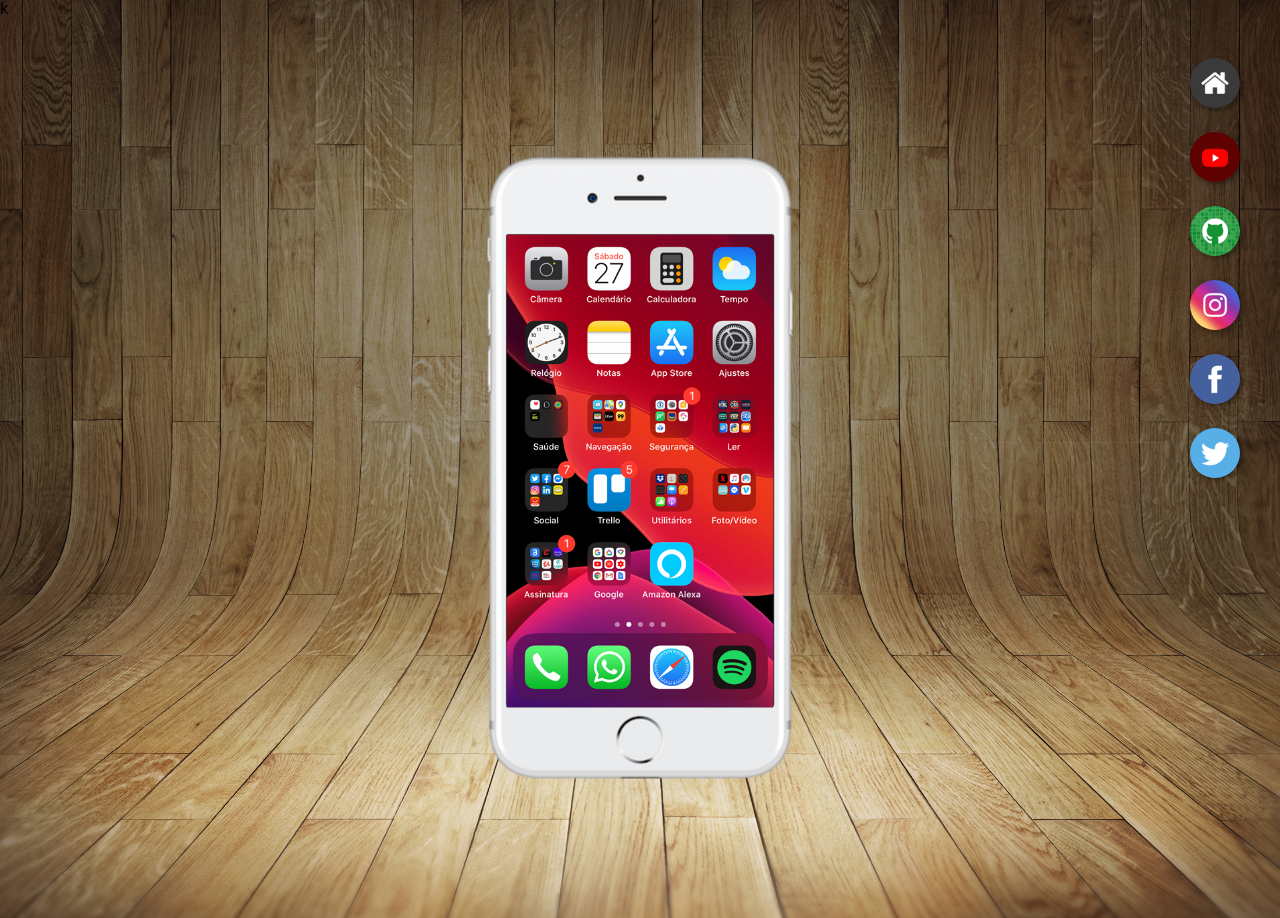
<file: index.html>
<!DOCTYPE html>
<html lang="en">
<head>
    <meta charset="UTF-8">
    <meta name="viewport" content="width=device-width, initial-scale=1.0">
    <link rel="shortcut icon" href="favicon.ico" type="image/x-icon">
    <link rel="stylesheet" href="estilos/style.css">k
    <title>Projeto Redes Sociais</title>
</head>
<body>
    <main>
        <section id="telefone">
            <iframe src="home.html" name="tela" id="tela" frameborder="0">
                <p>Onavegador não é compativel</p>
            </iframe>
        </section>  

        <section id="redes-sociais">
            <a href="home.html" target="tela"> 
                <img src="imagens/logo-home.jpg" alt="home">
            </a>
            <a href="youtube.html" target="tela">
                <img src="imagens/logo-youtube.jpg" alt=" logo-youtube">
            </a>
            <a href="github.html" target="tela">
                <img src="imagens/logo-github.jpg" alt="logo-github">
            </a>
            <a href="instagram.html" target="tela">
                <img src="imagens/logo-instagram.jpg" alt="logo-instagram">
            </a>
            <a href="facebook.html" target="tela">
                <img src="imagens/logo-facebook.jpg" alt="logo-facebook">
            </a>
            <a href="twiter.html" target="tela">
                <img src="imagens/logo-twitter.jpg" alt="logo-twitter">
            </a>
        </section>
    </main>
</body>
</html>
</file>
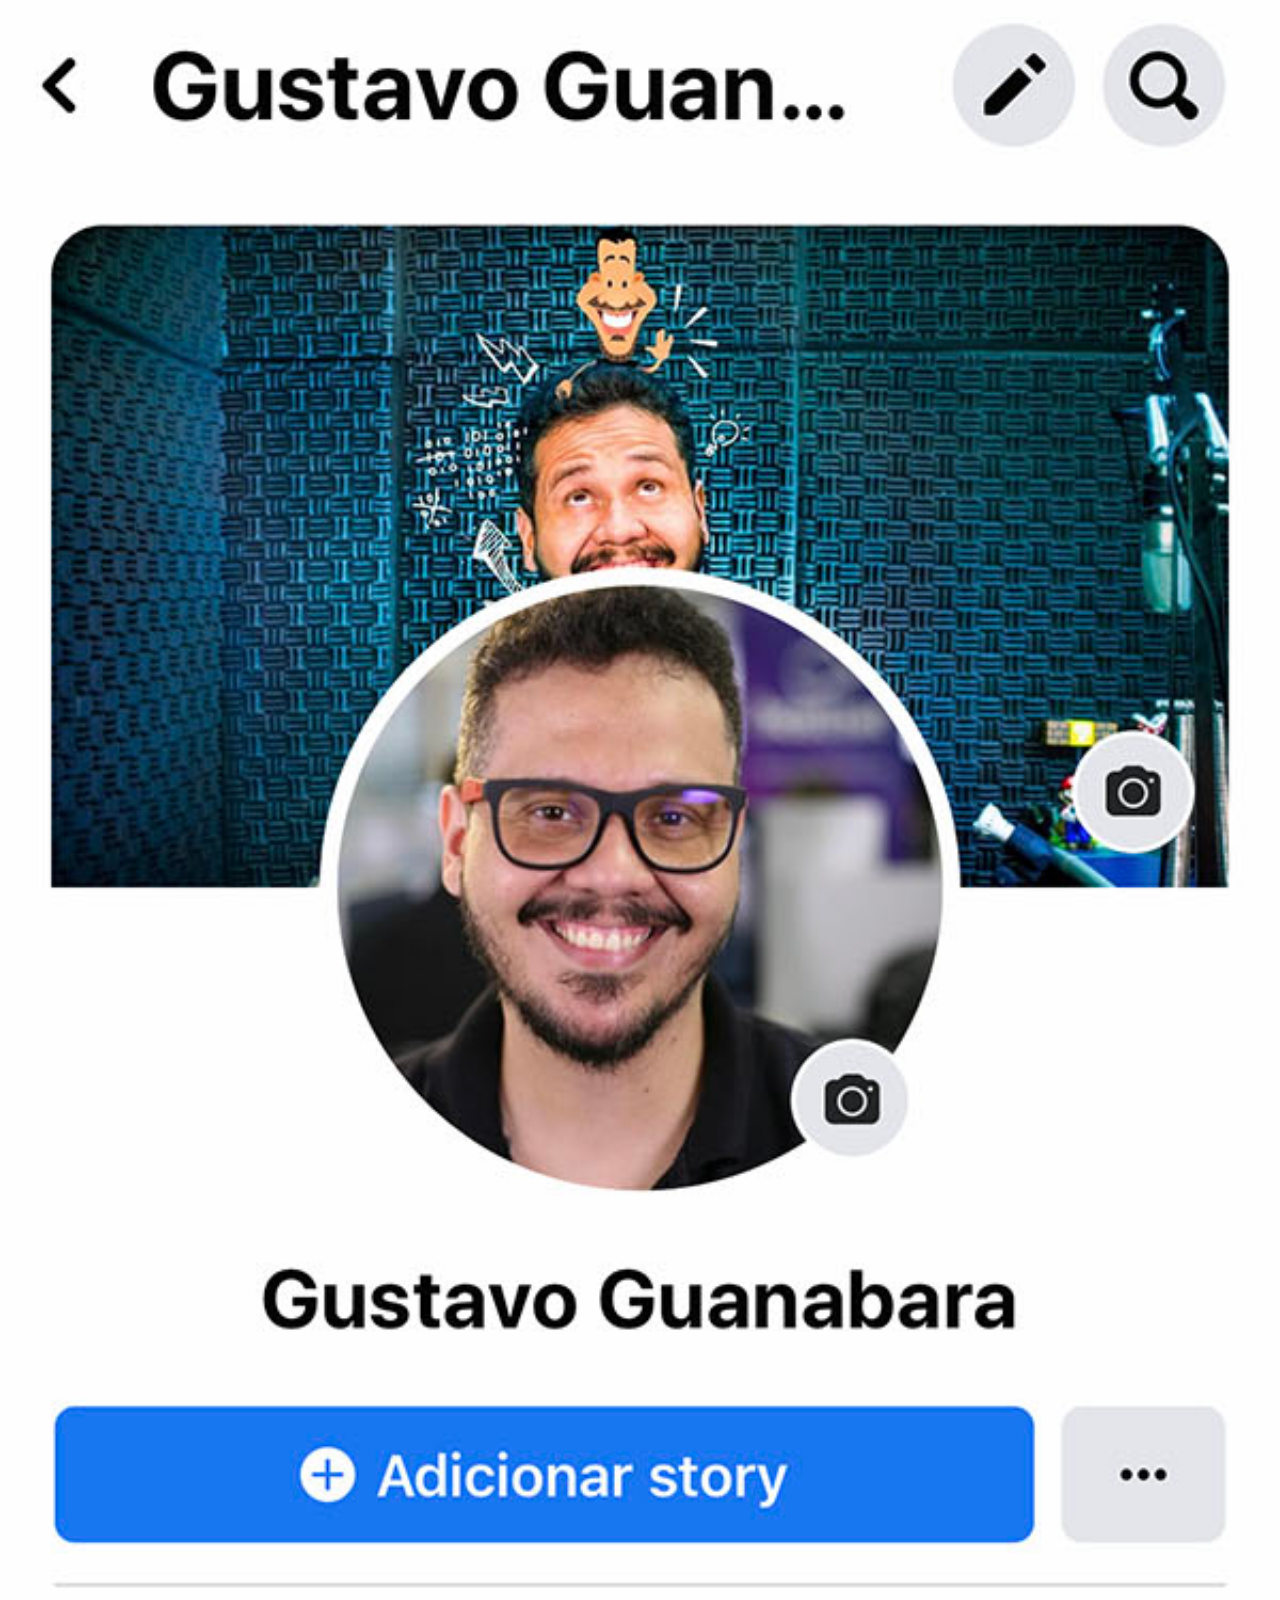
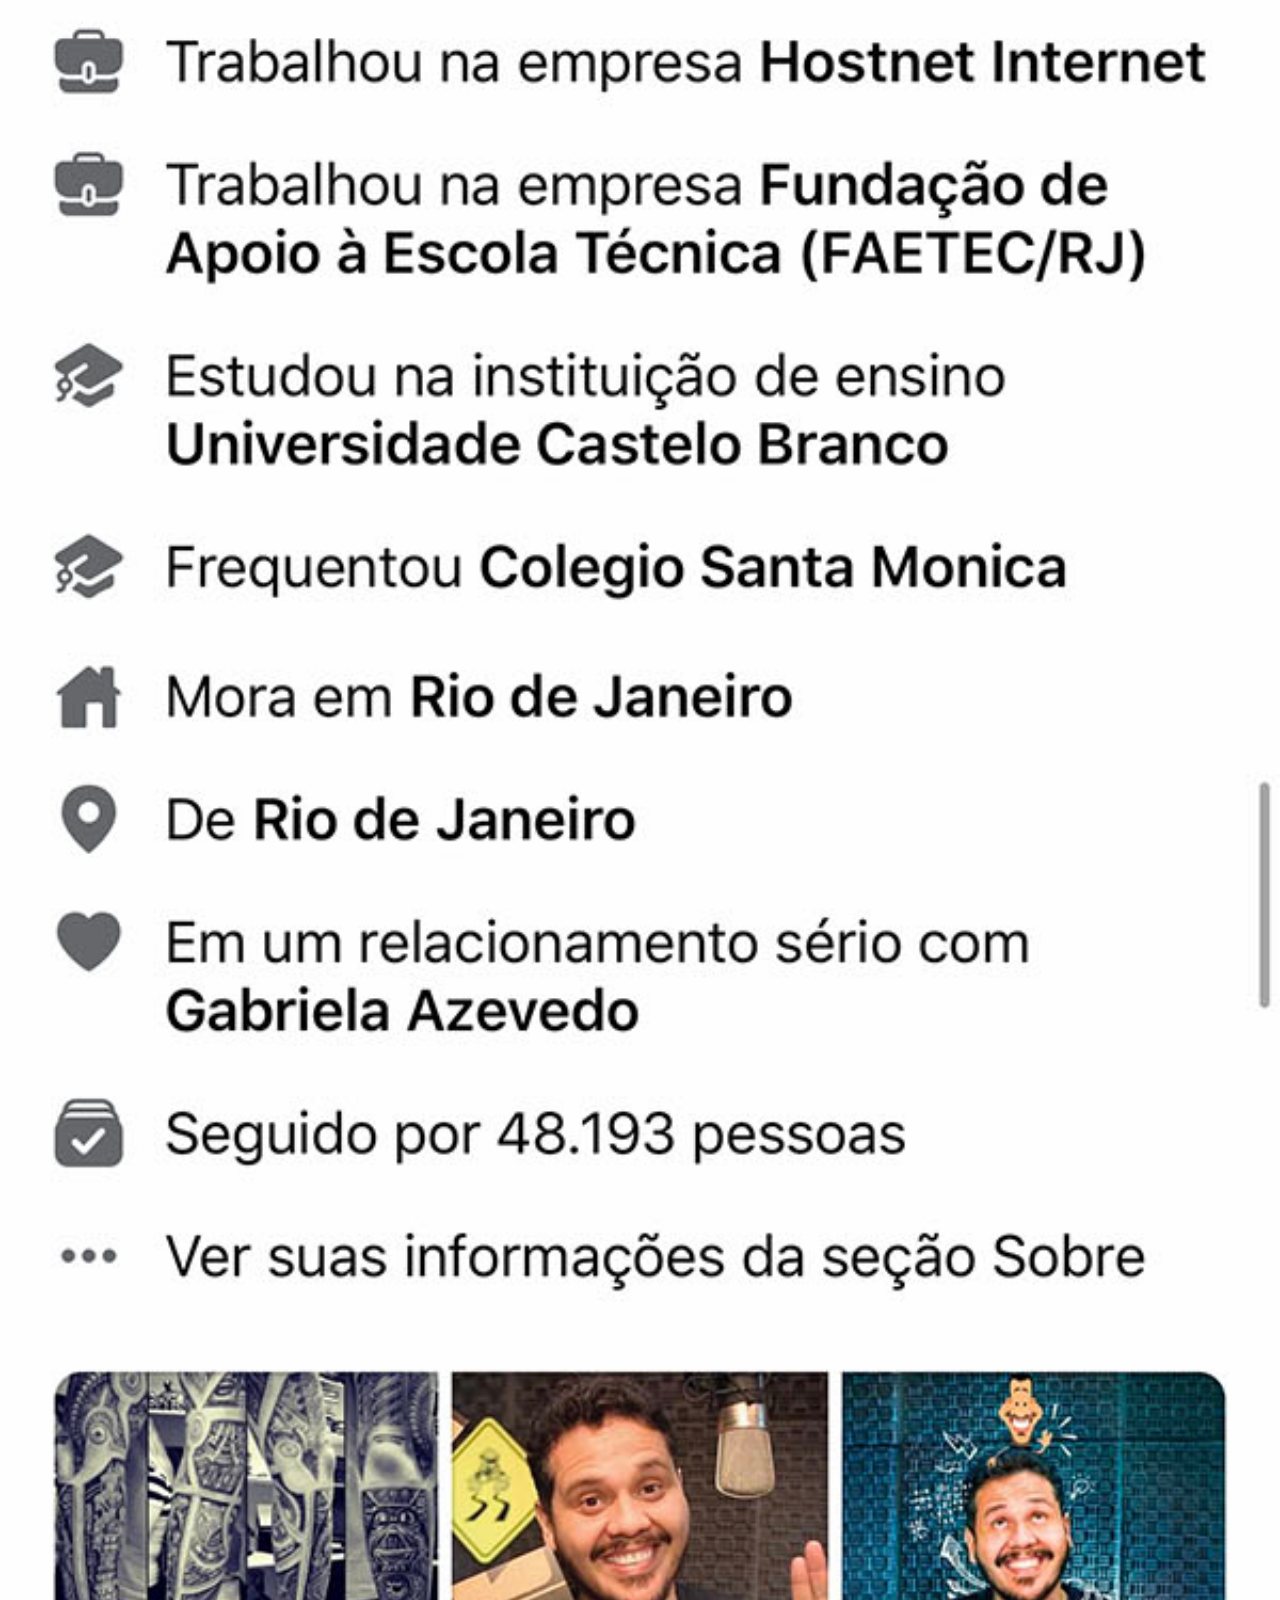
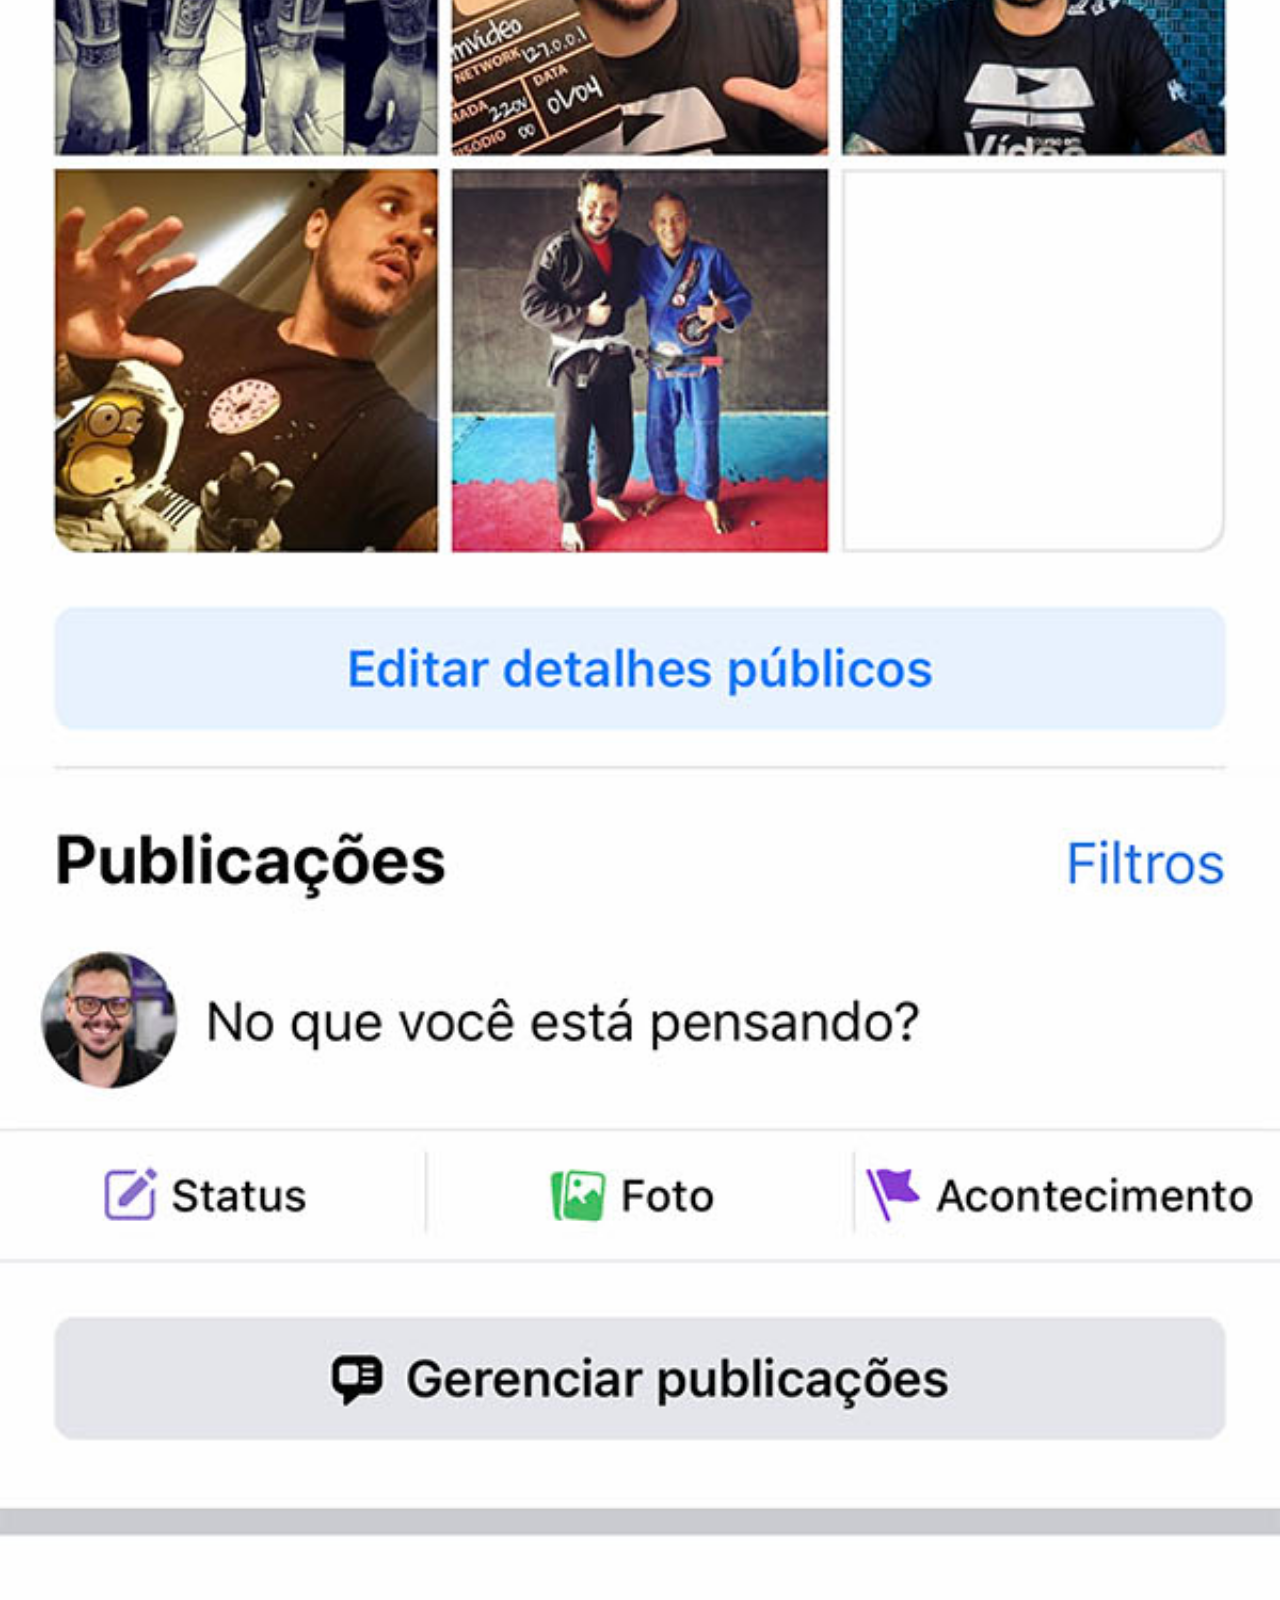
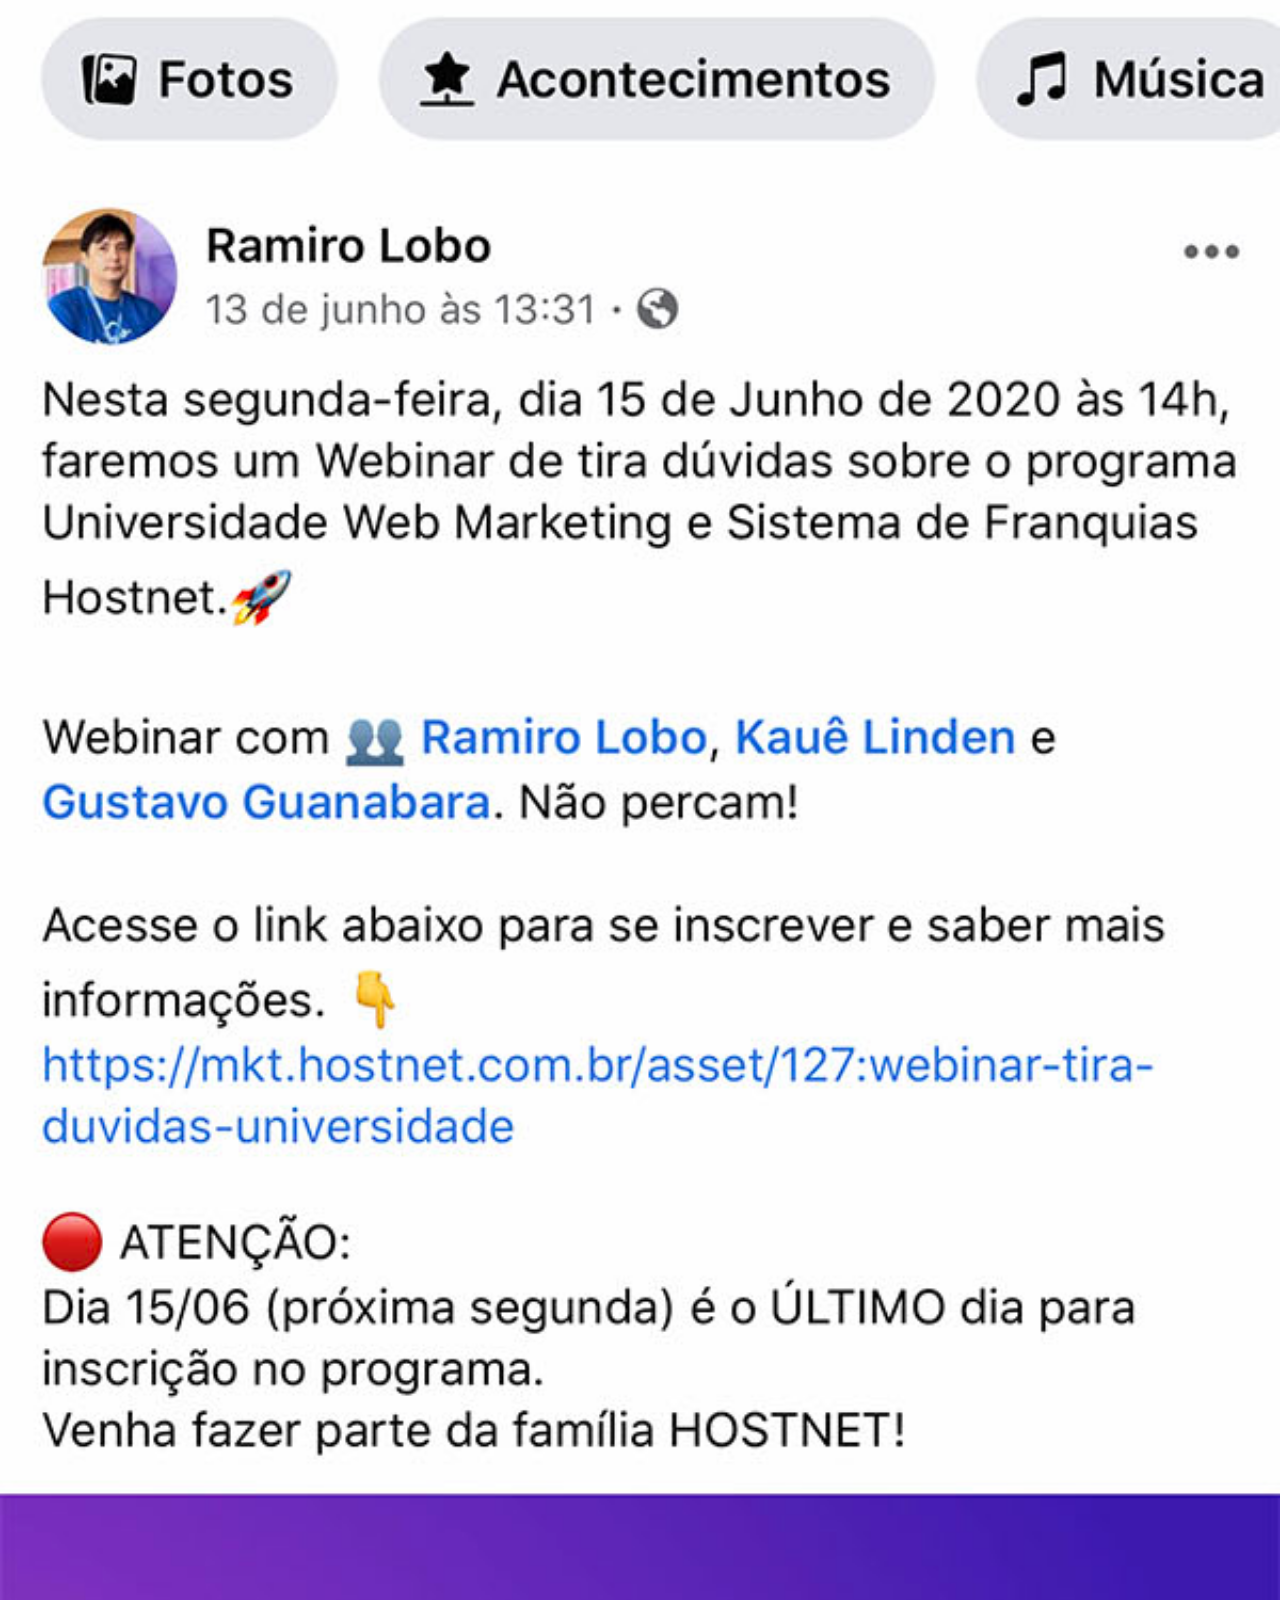
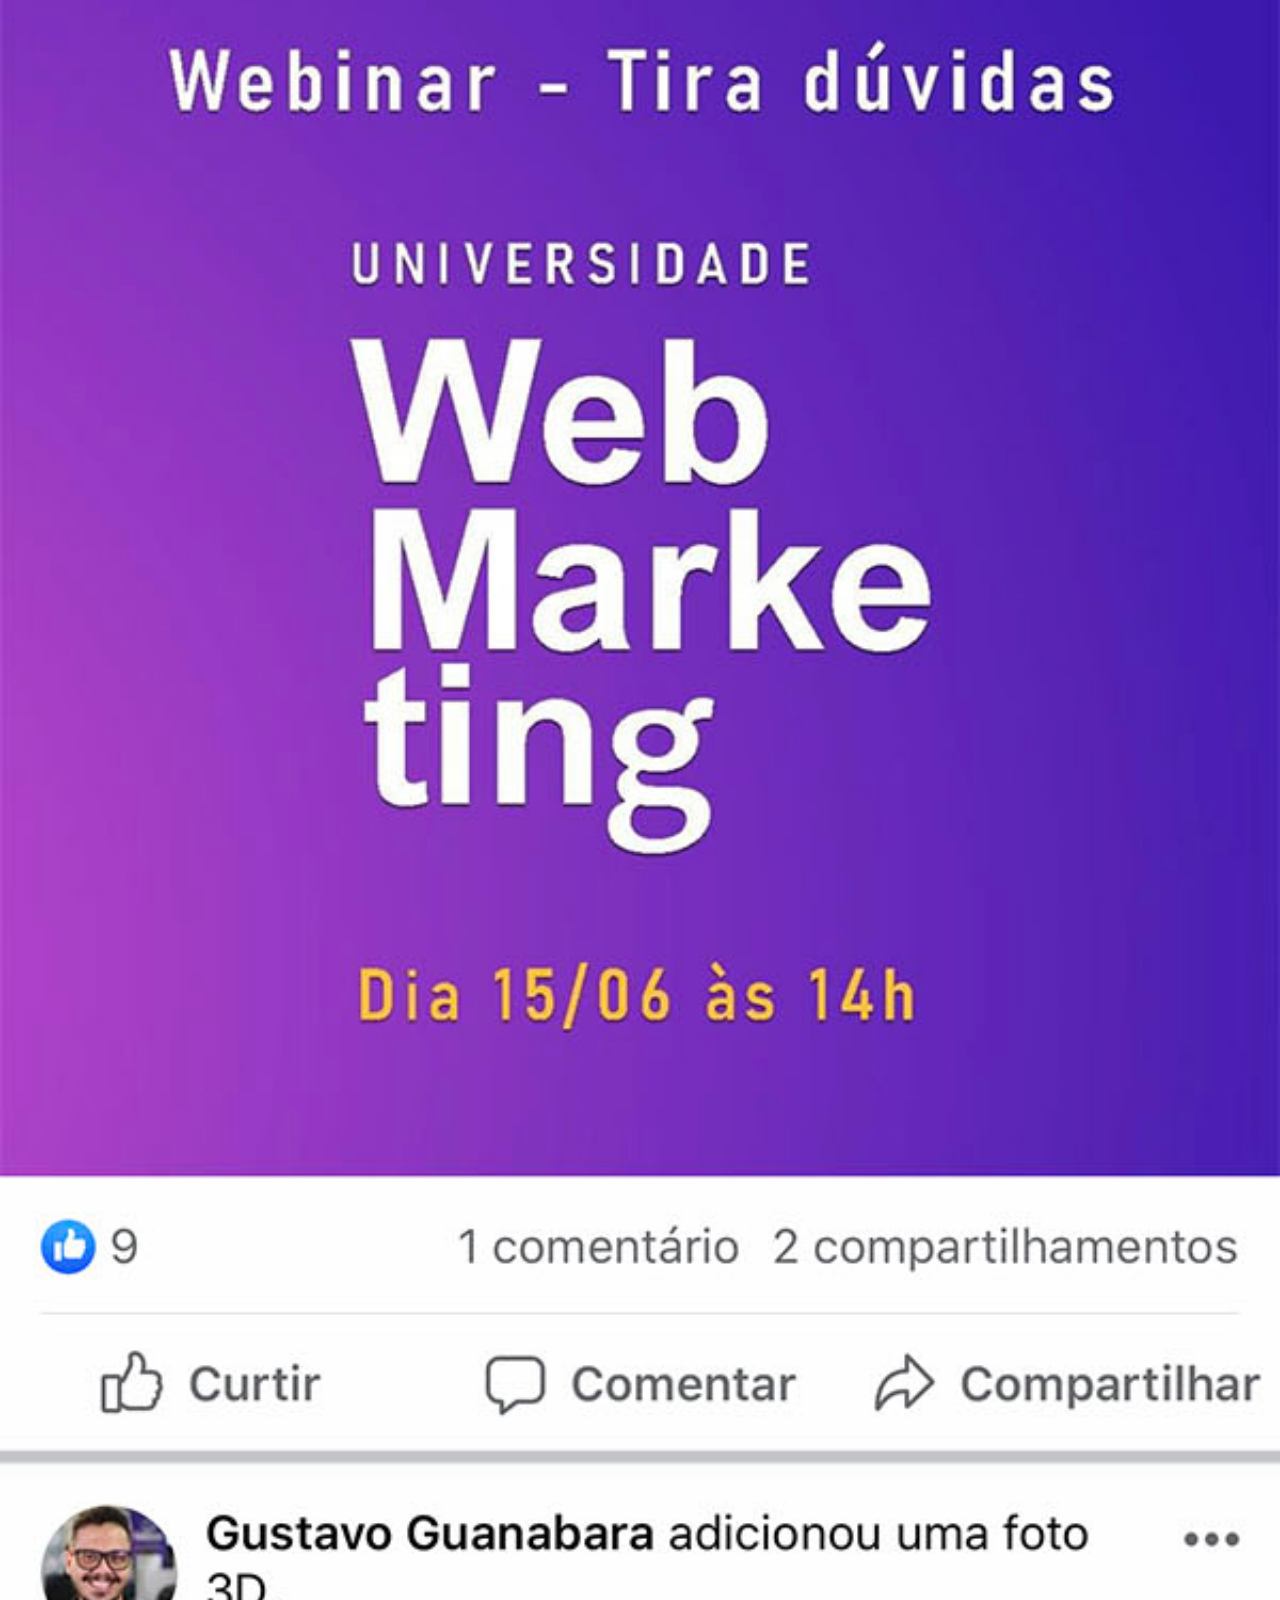
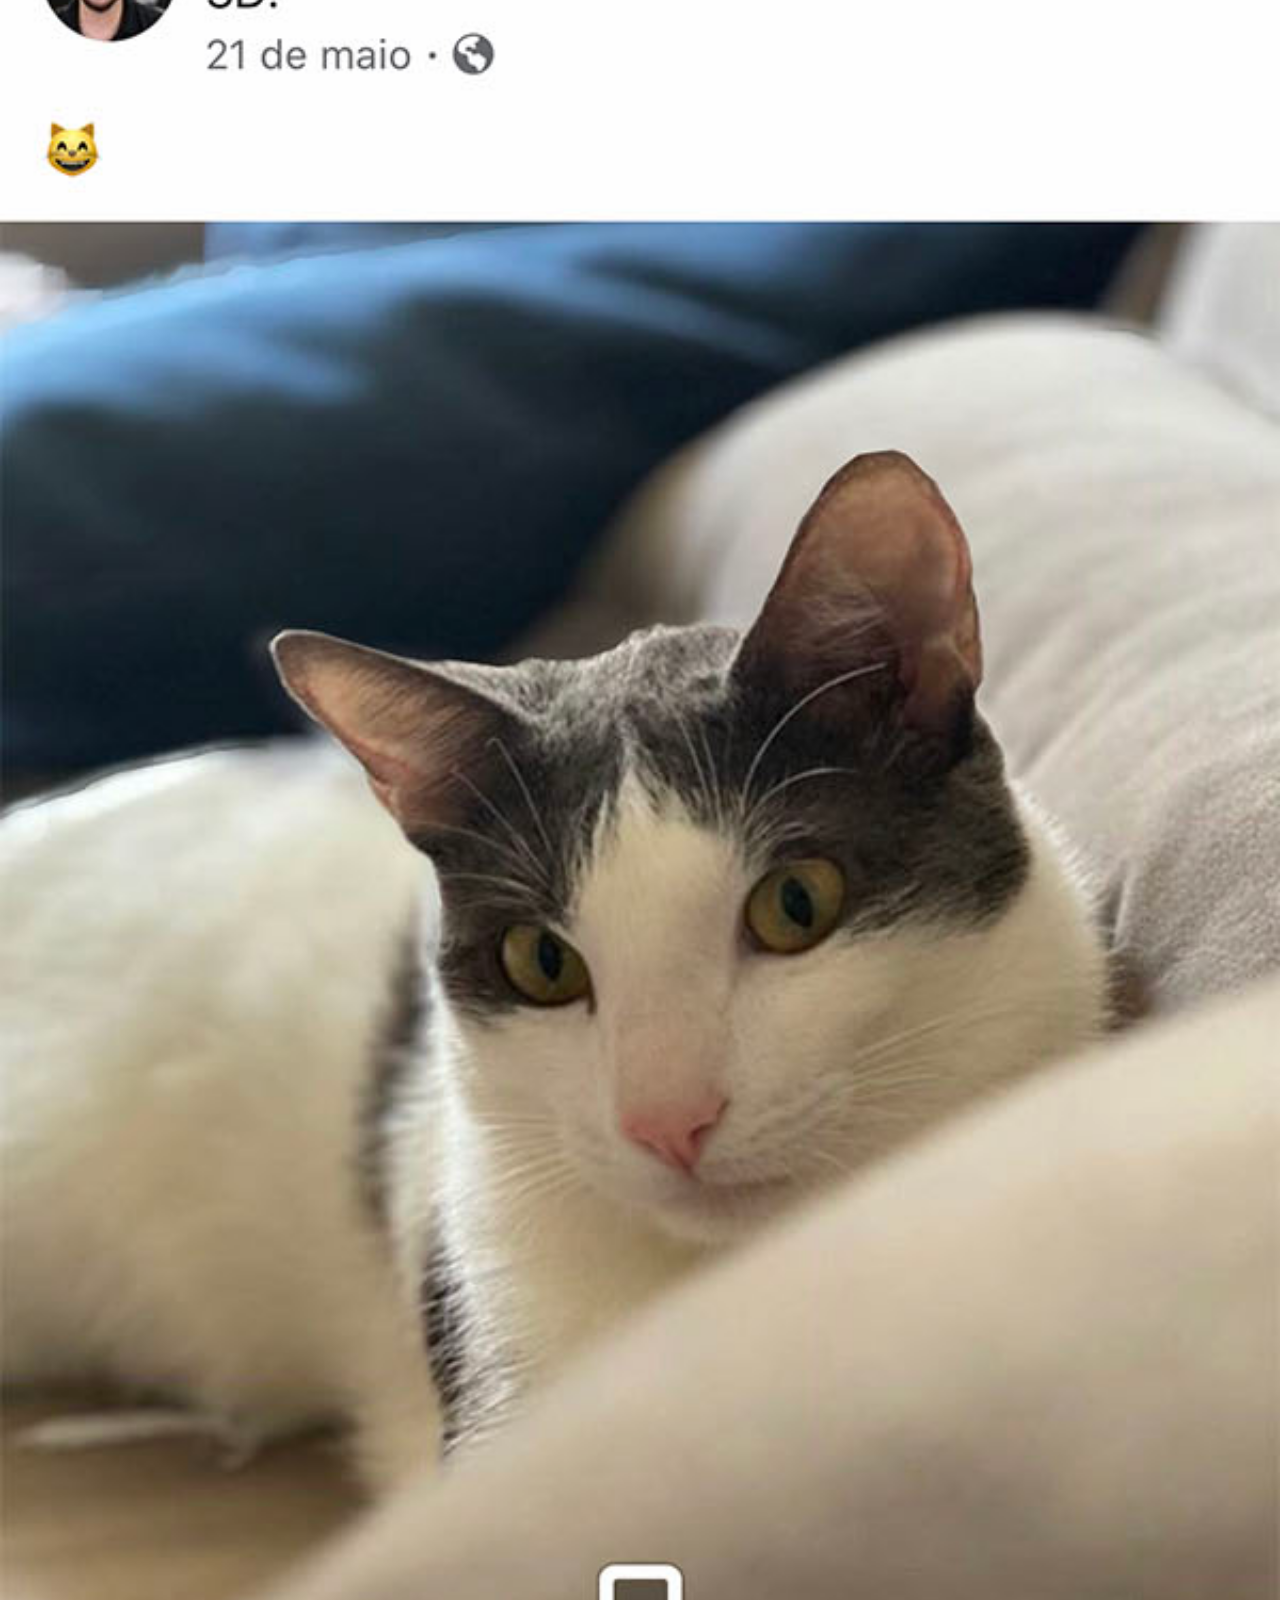
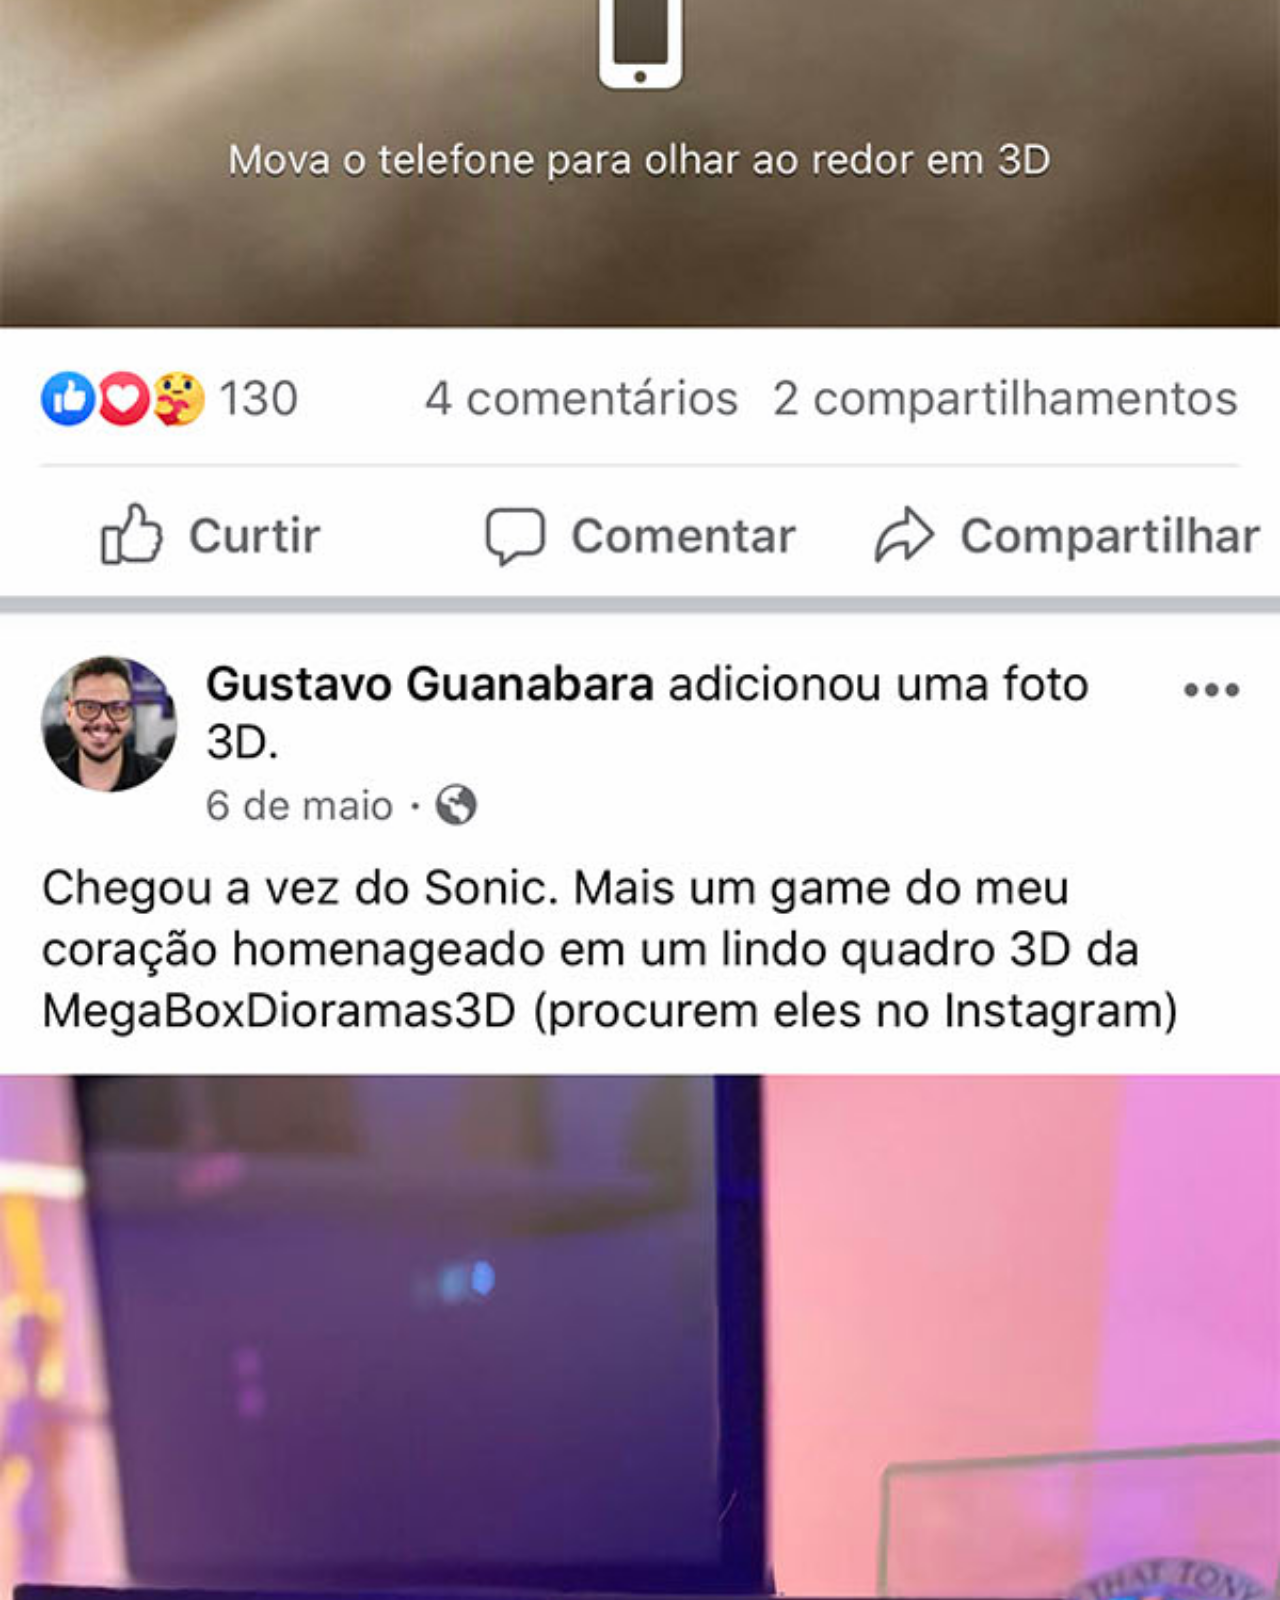
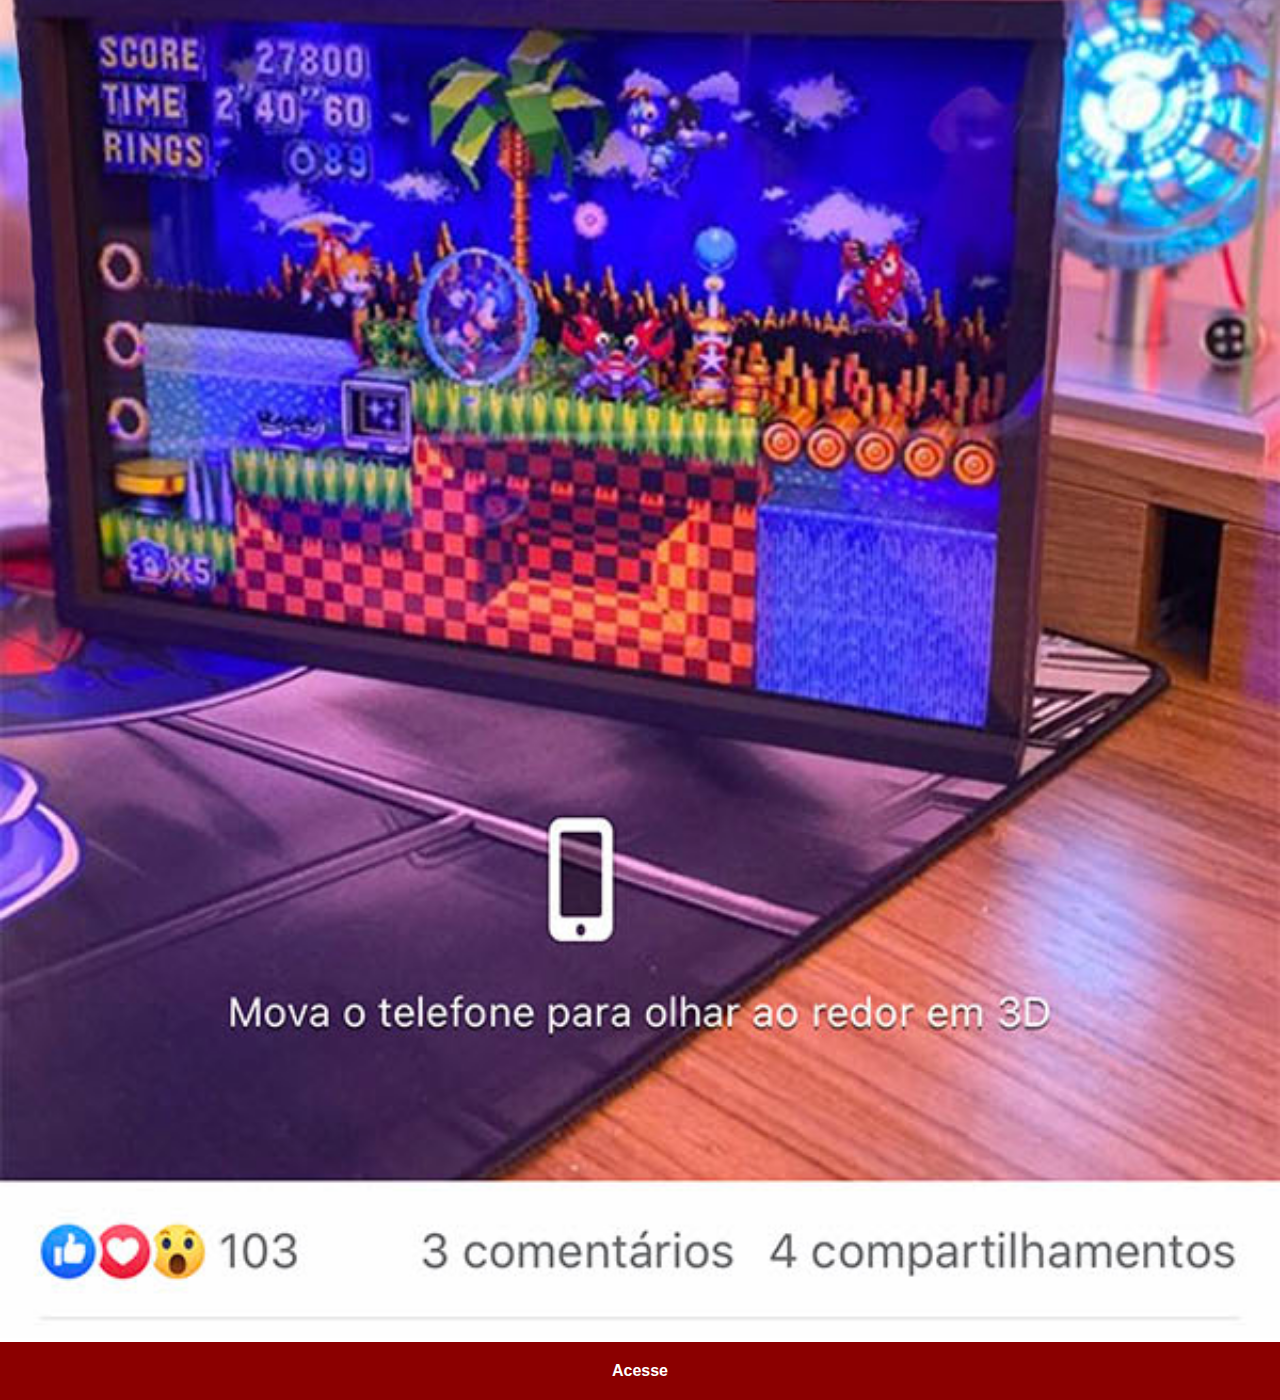
<file: facebook.html>
<!DOCTYPE html>
<html lang="en">
<head>
    <meta charset="UTF-8">
    <meta name="viewport" content="width=device-width, initial-scale=1.0">
    <link rel="stylesheet" href="estilos/social.css">
    <title>Facebook</title>
</head>
<body>
    <img src="imagens/tela-facebook.jpg" alt="tela">
    <a href="facebook.com" target="_blank">Acesse</a>
</body>
</html>
</file>
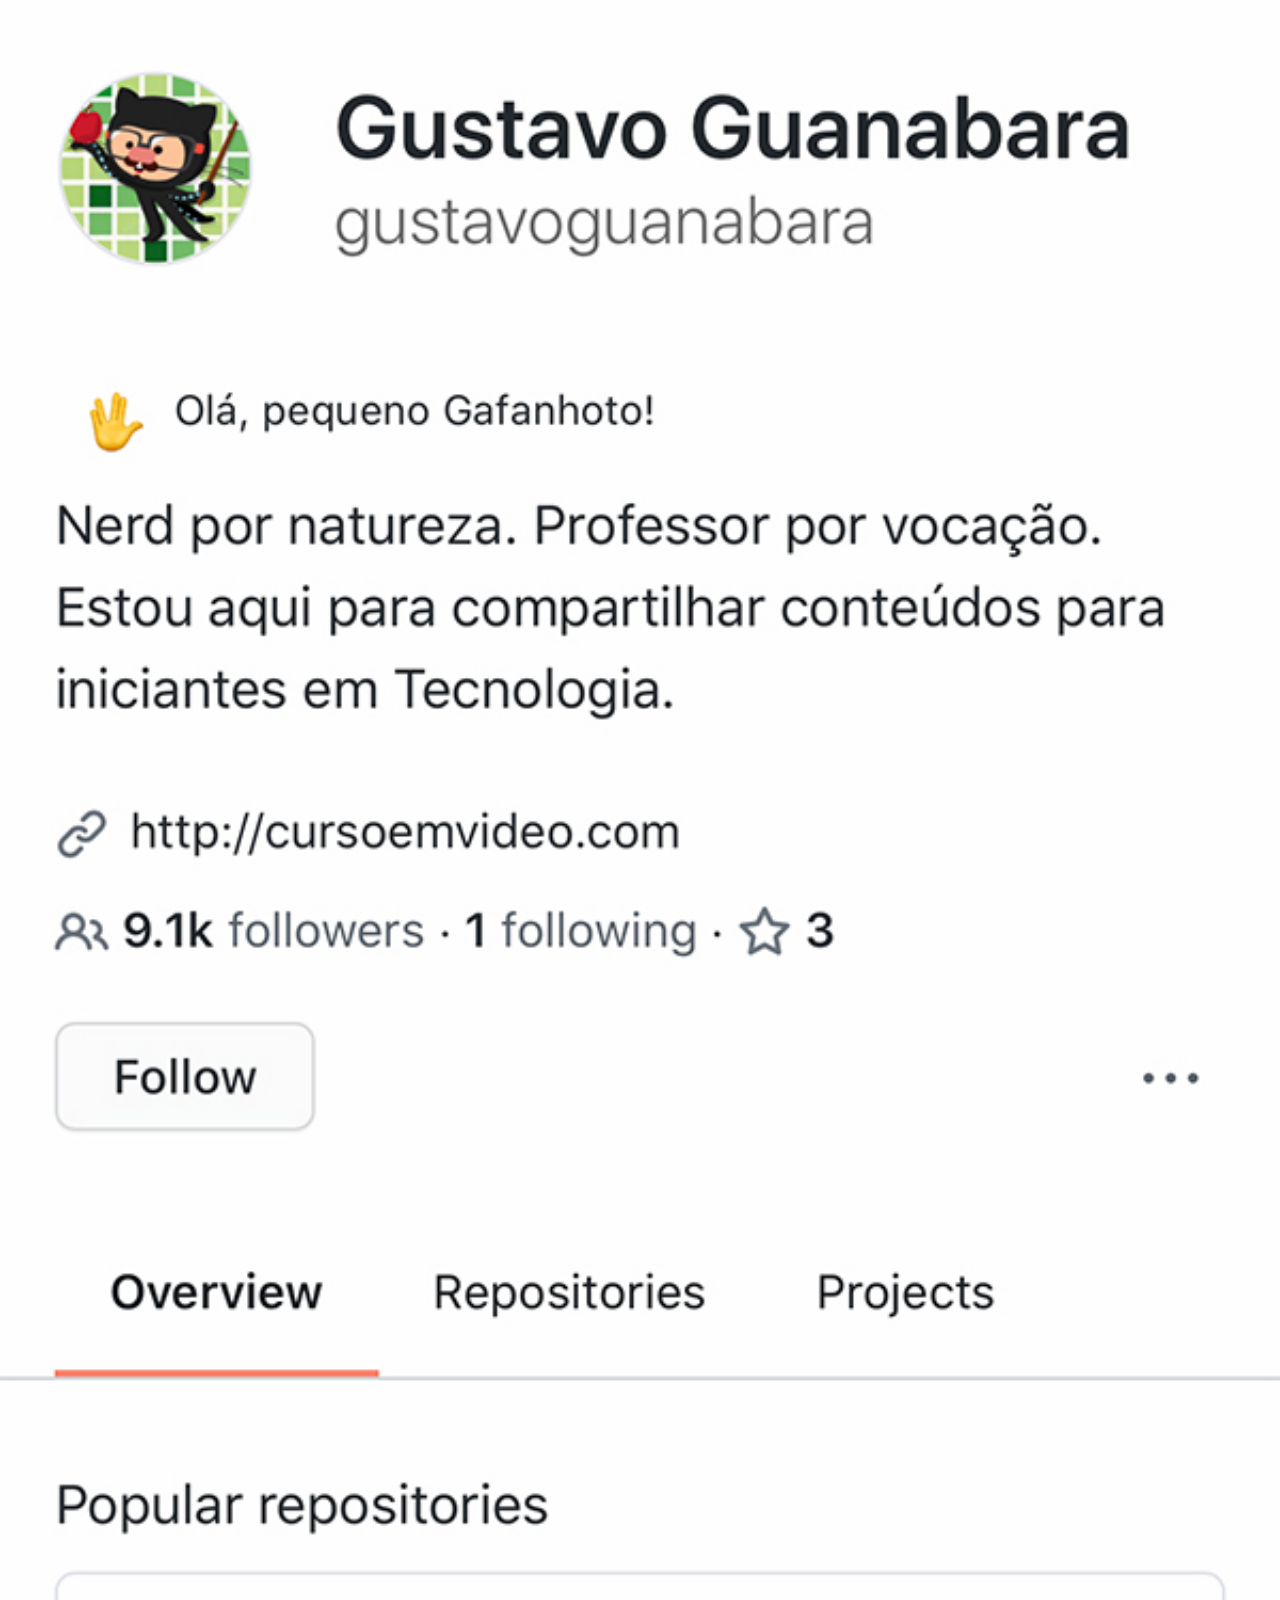
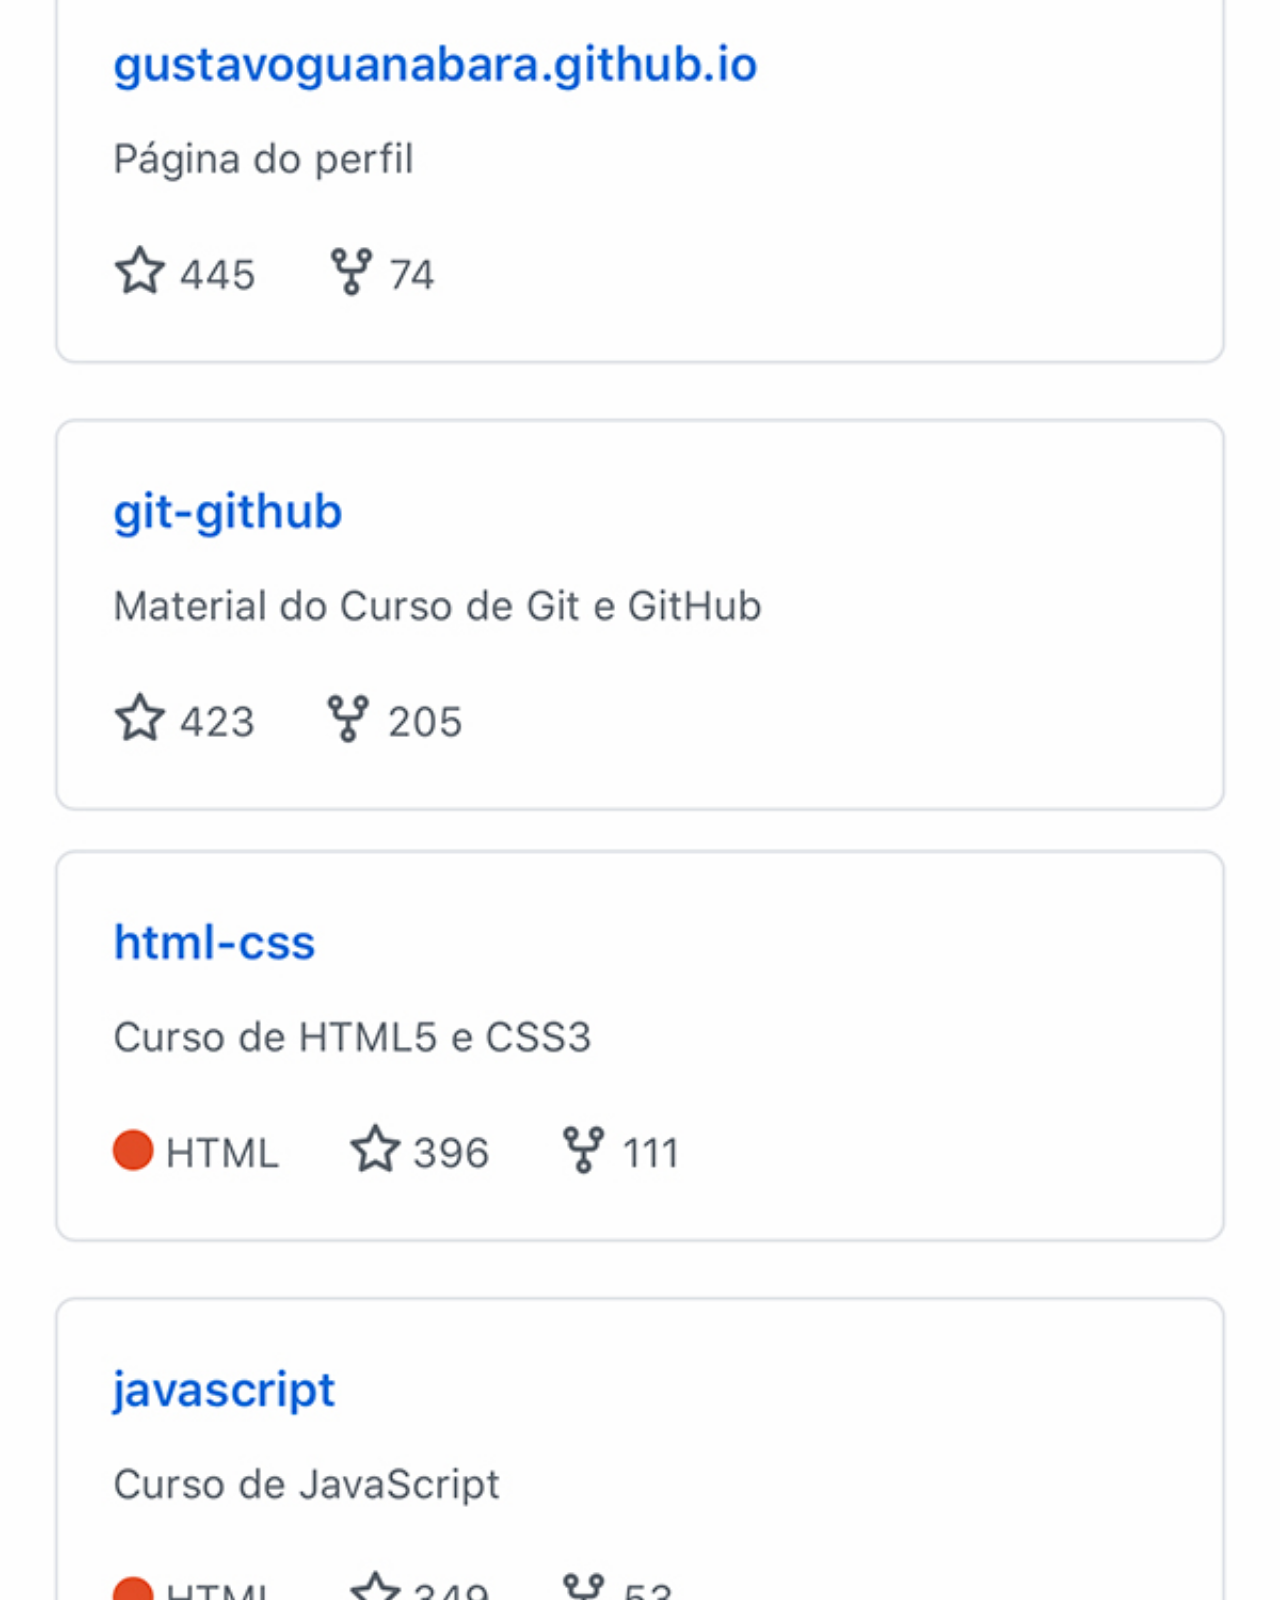
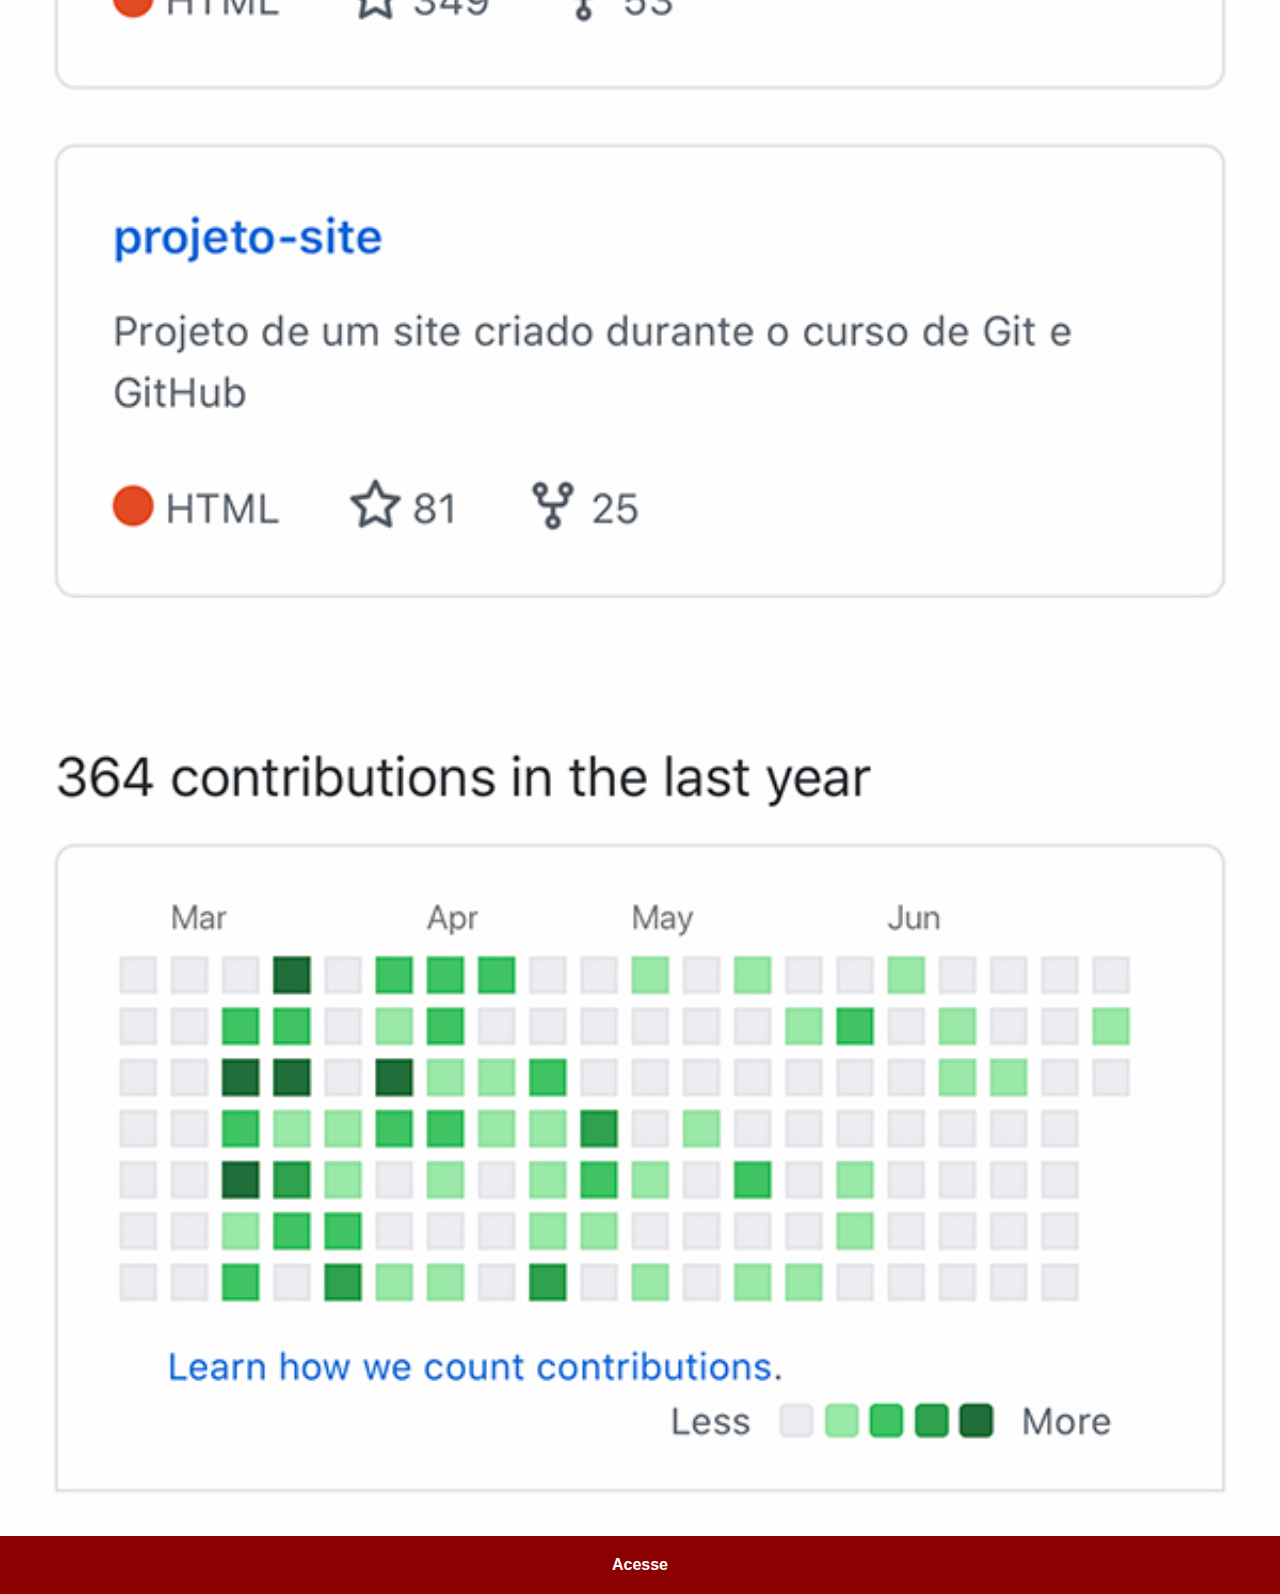
<file: github.html>
<!DOCTYPE html>
<html lang="pt-br">
<head>
    <meta charset="UTF-8">
    <meta name="viewport" content="width=device-width, initial-scale=1.0">
    <link rel="stylesheet" href="estilos/social.css">
    <title>github</title>
</head>
<body>
    <img src="imagens/tela-github.jpg" alt="tela">
    <a href="github.com" target="_blank">Acesse</a>
</body>
</html>
</file>
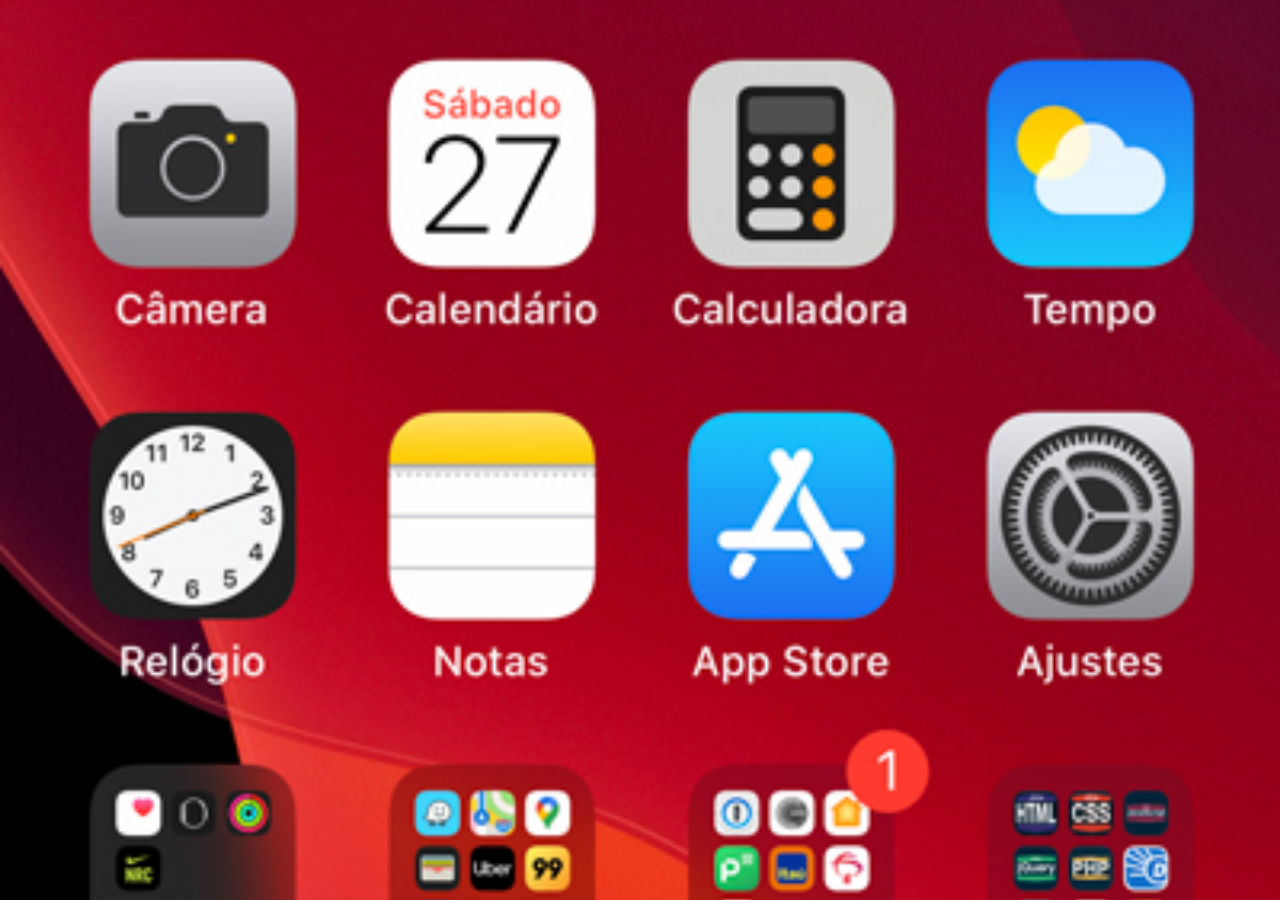
<file: home.html>
<!DOCTYPE html>
<html lang="pt-br">
<head>
    <meta charset="UTF-8">
    <meta name="viewport" content="width=device-width, initial-scale=1.0">
    <title>Document</title>
    <style>

        *{
            margin: 0;
            padding: 0;
        }

        body{
            width: 100vw;
            height: 100vh;
            background: black  url(imagens/tela-home.jpg) no-repeat top center;
            background-size: cover;
        }
    </style>
</head>
<body>
    
</body>
</html>
</file>
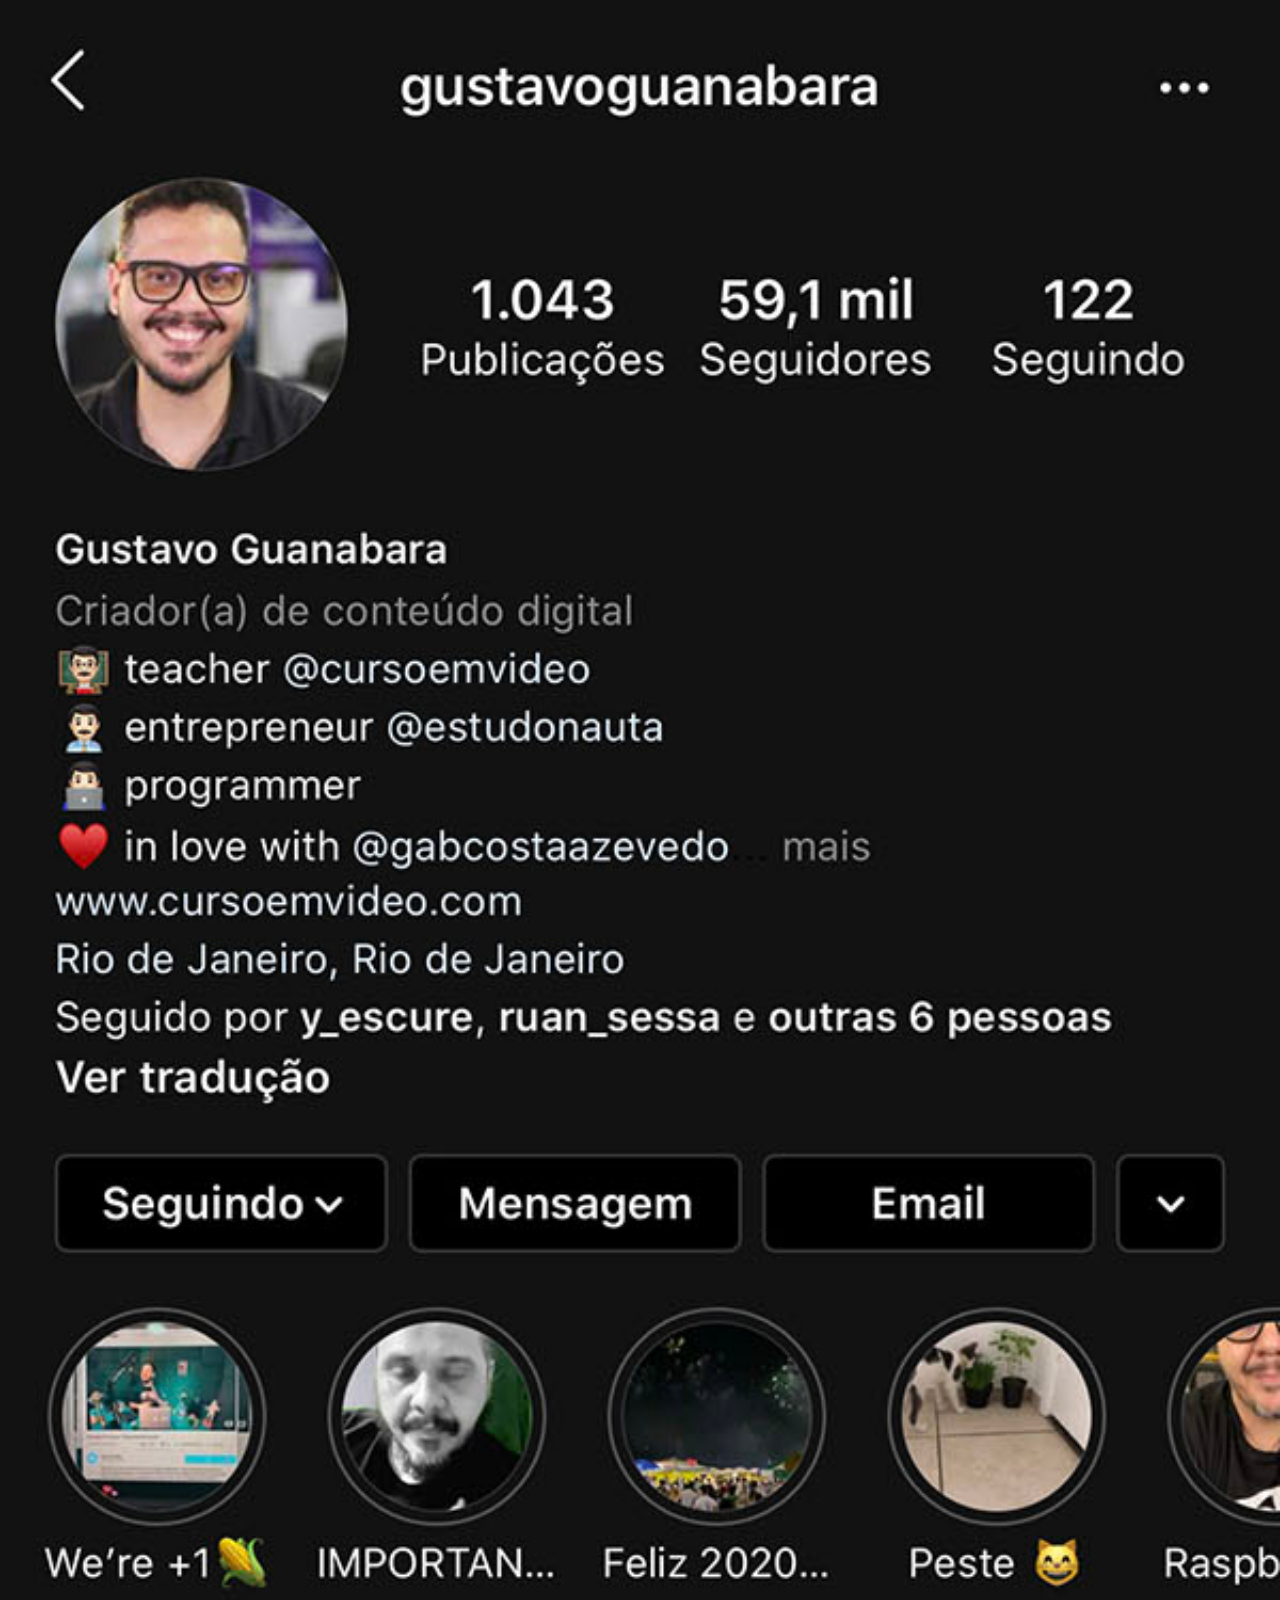
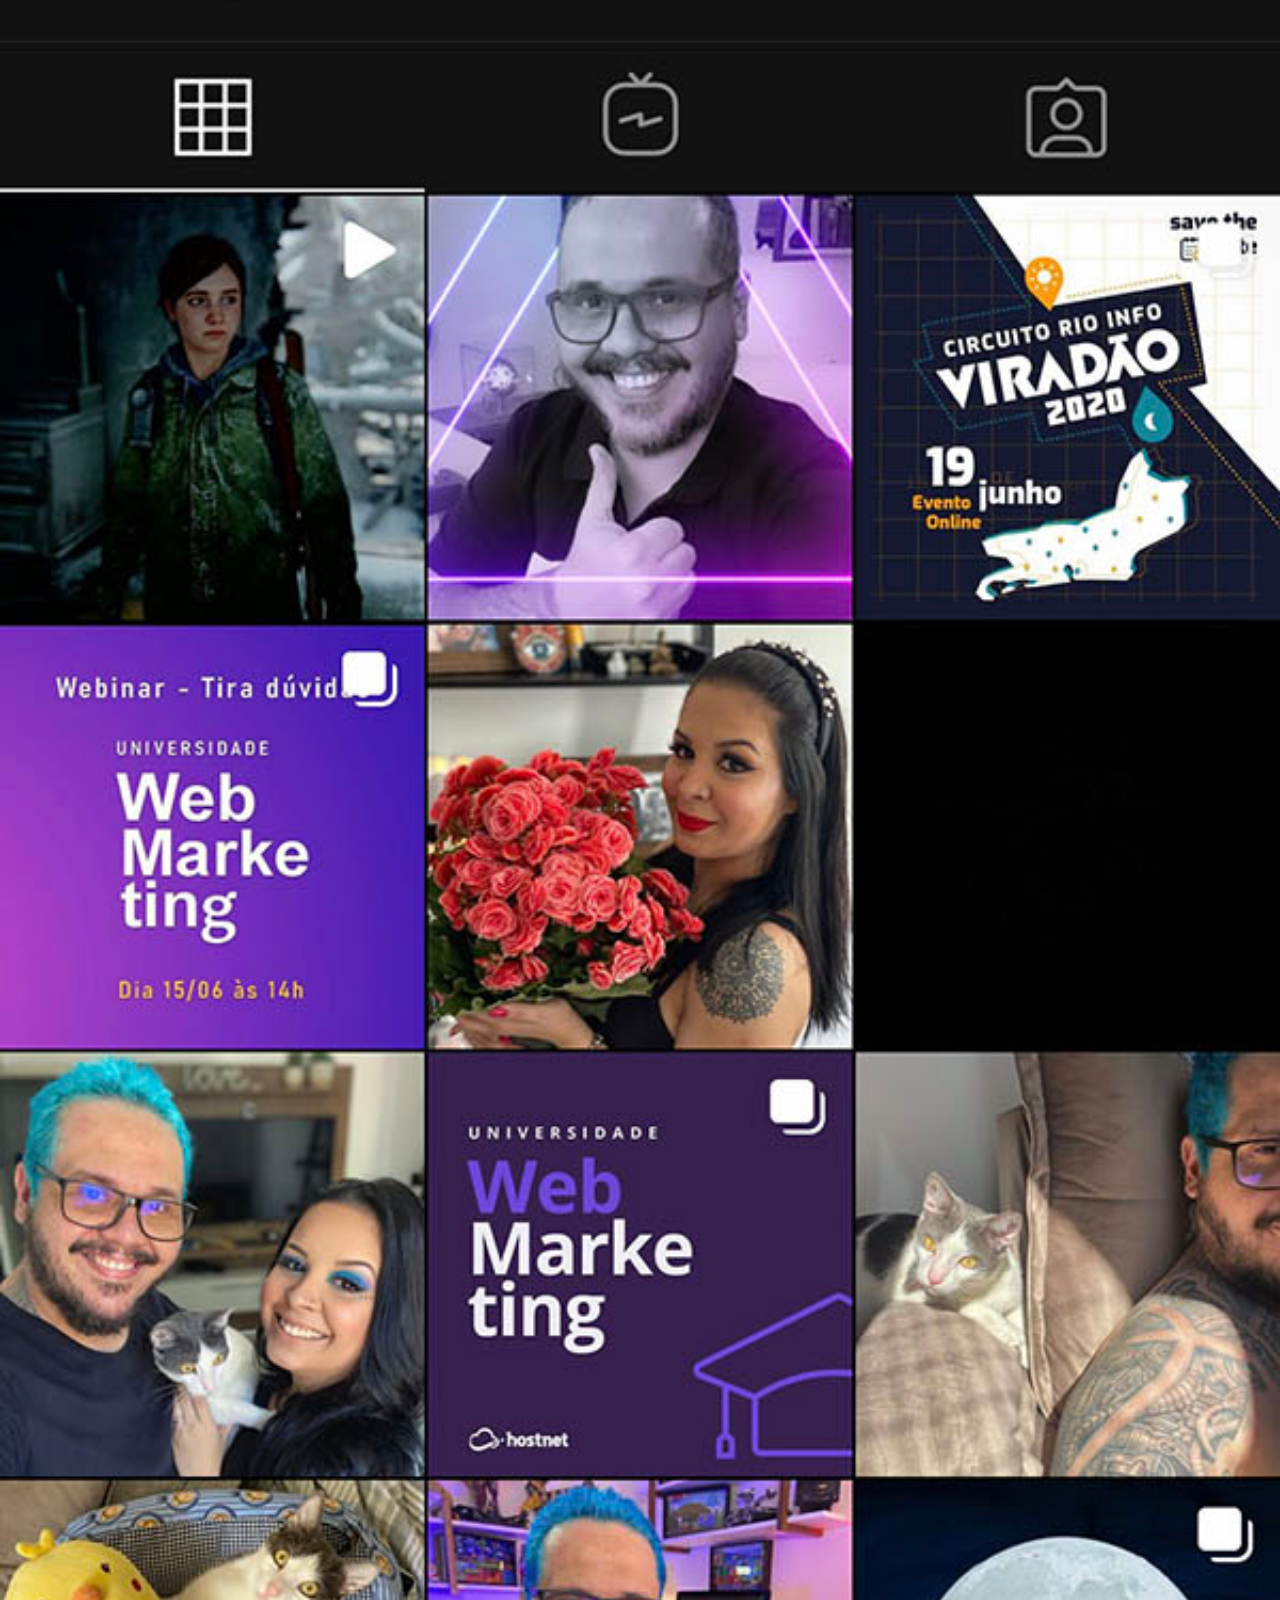
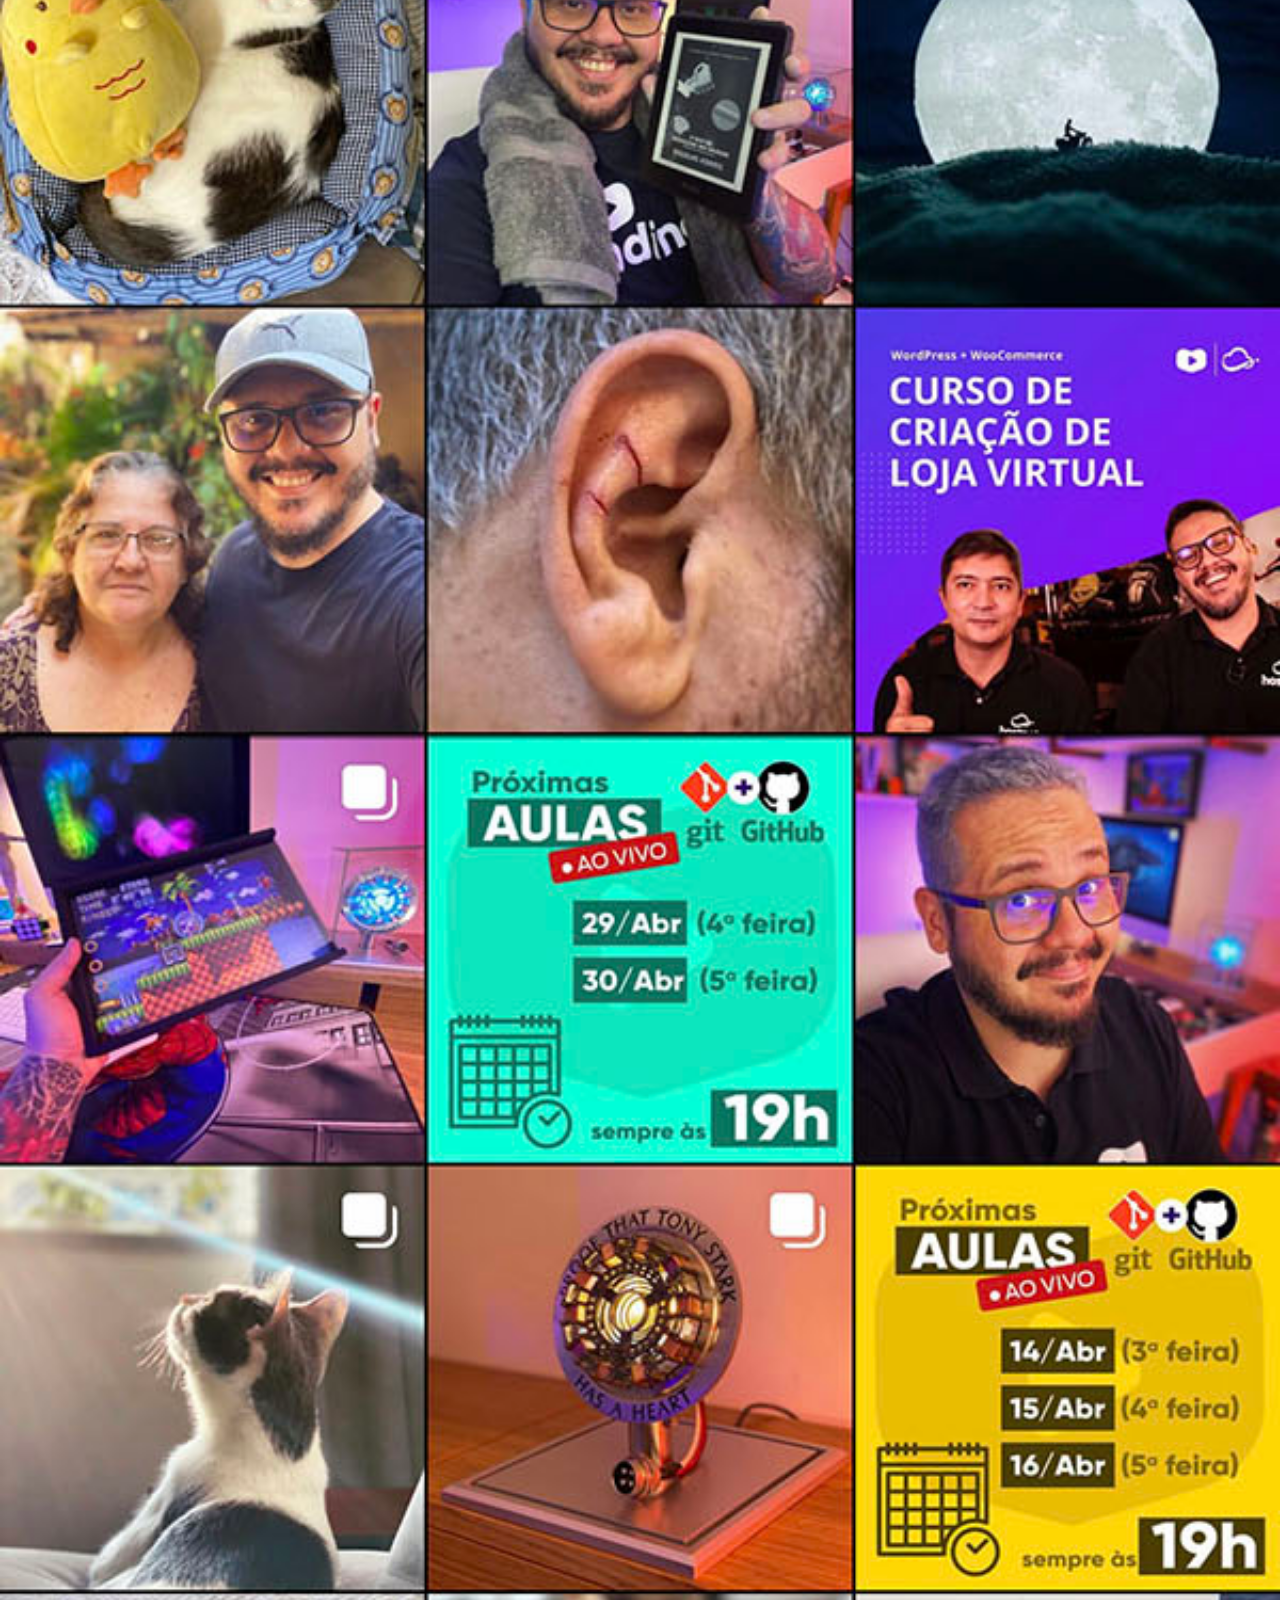
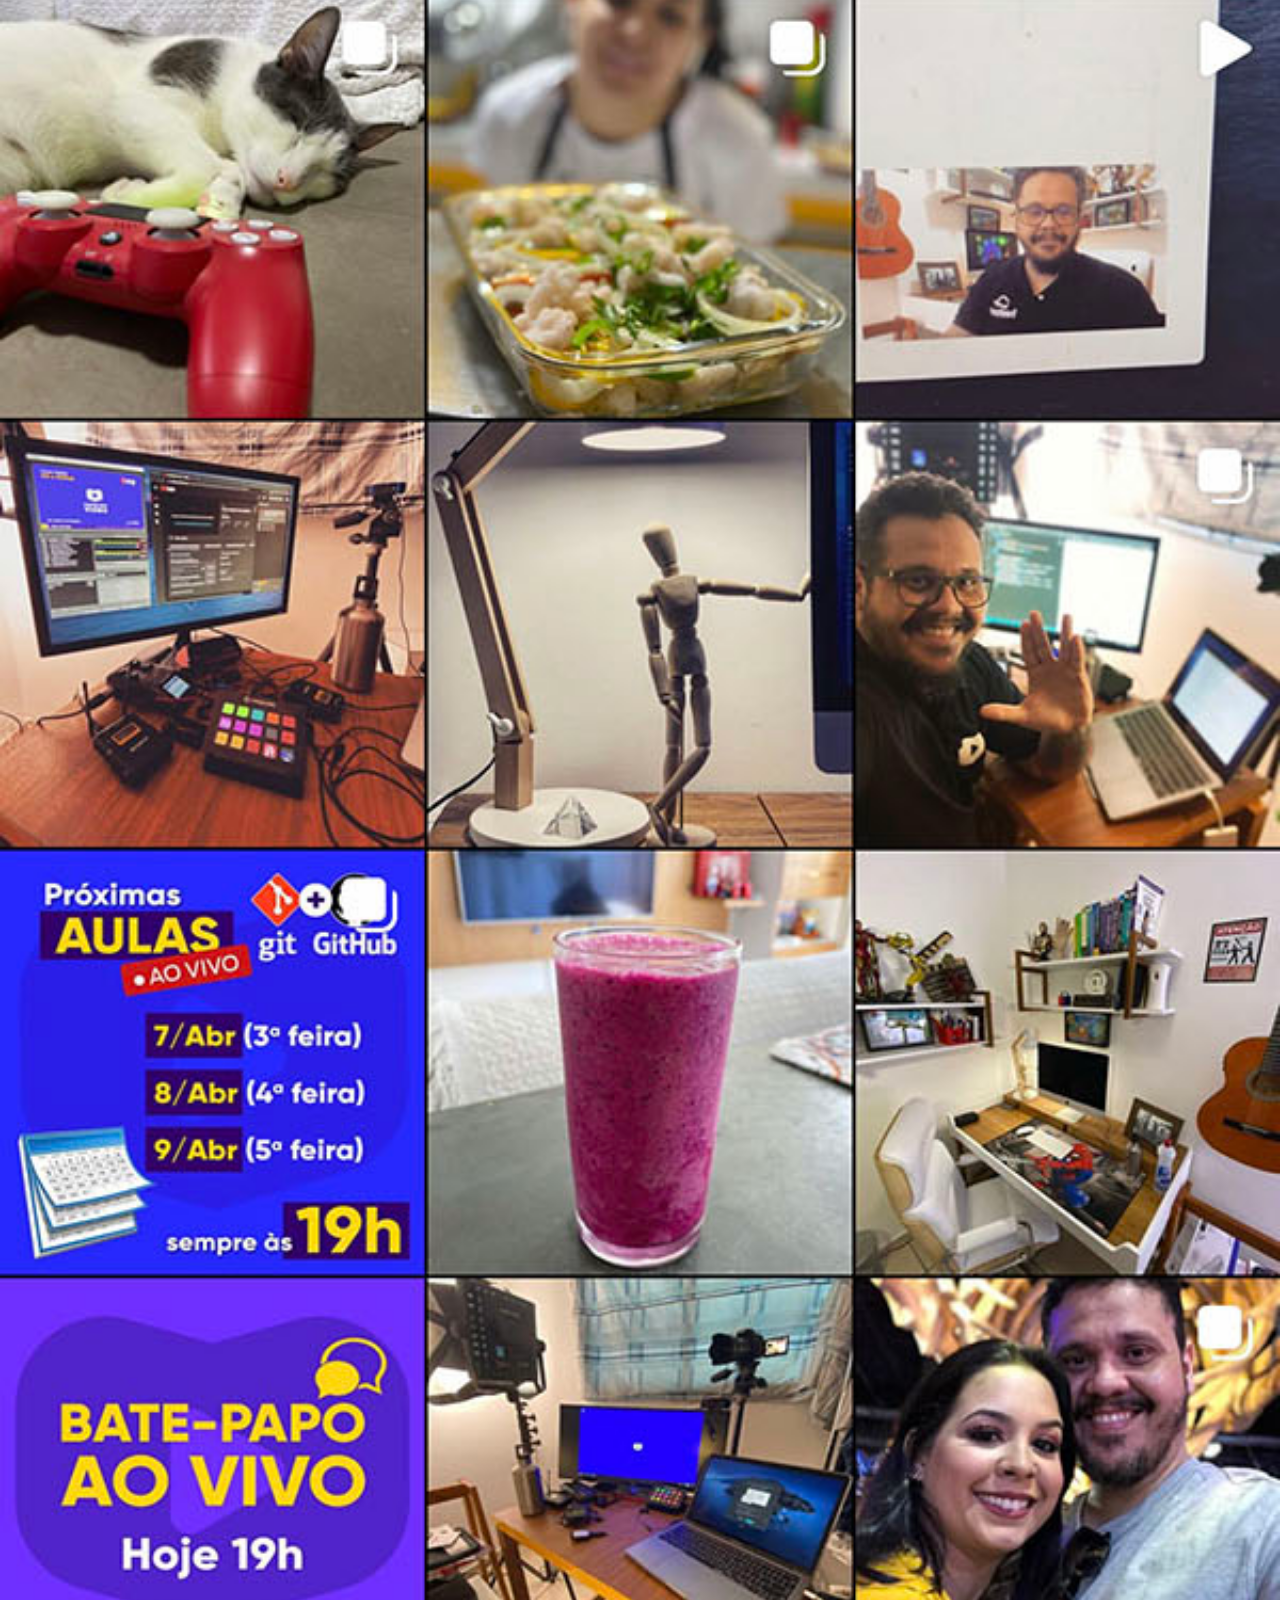
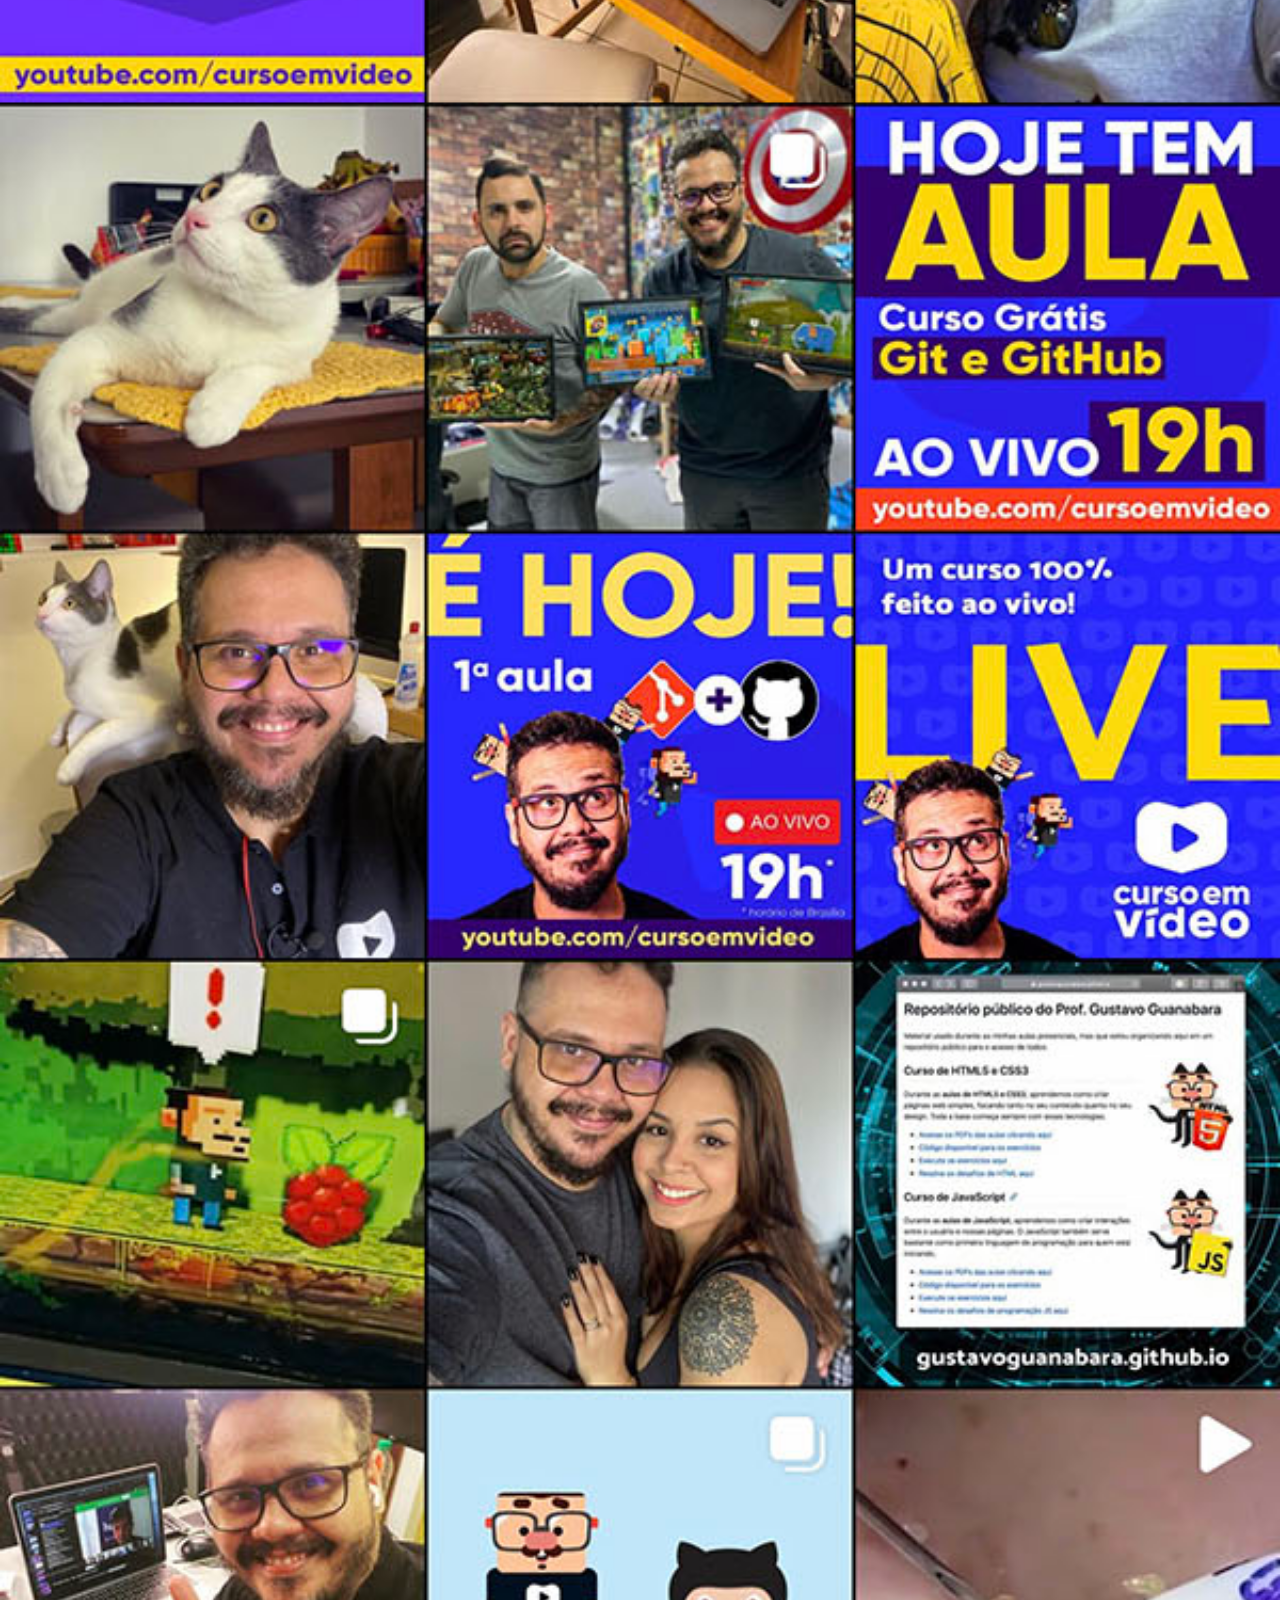
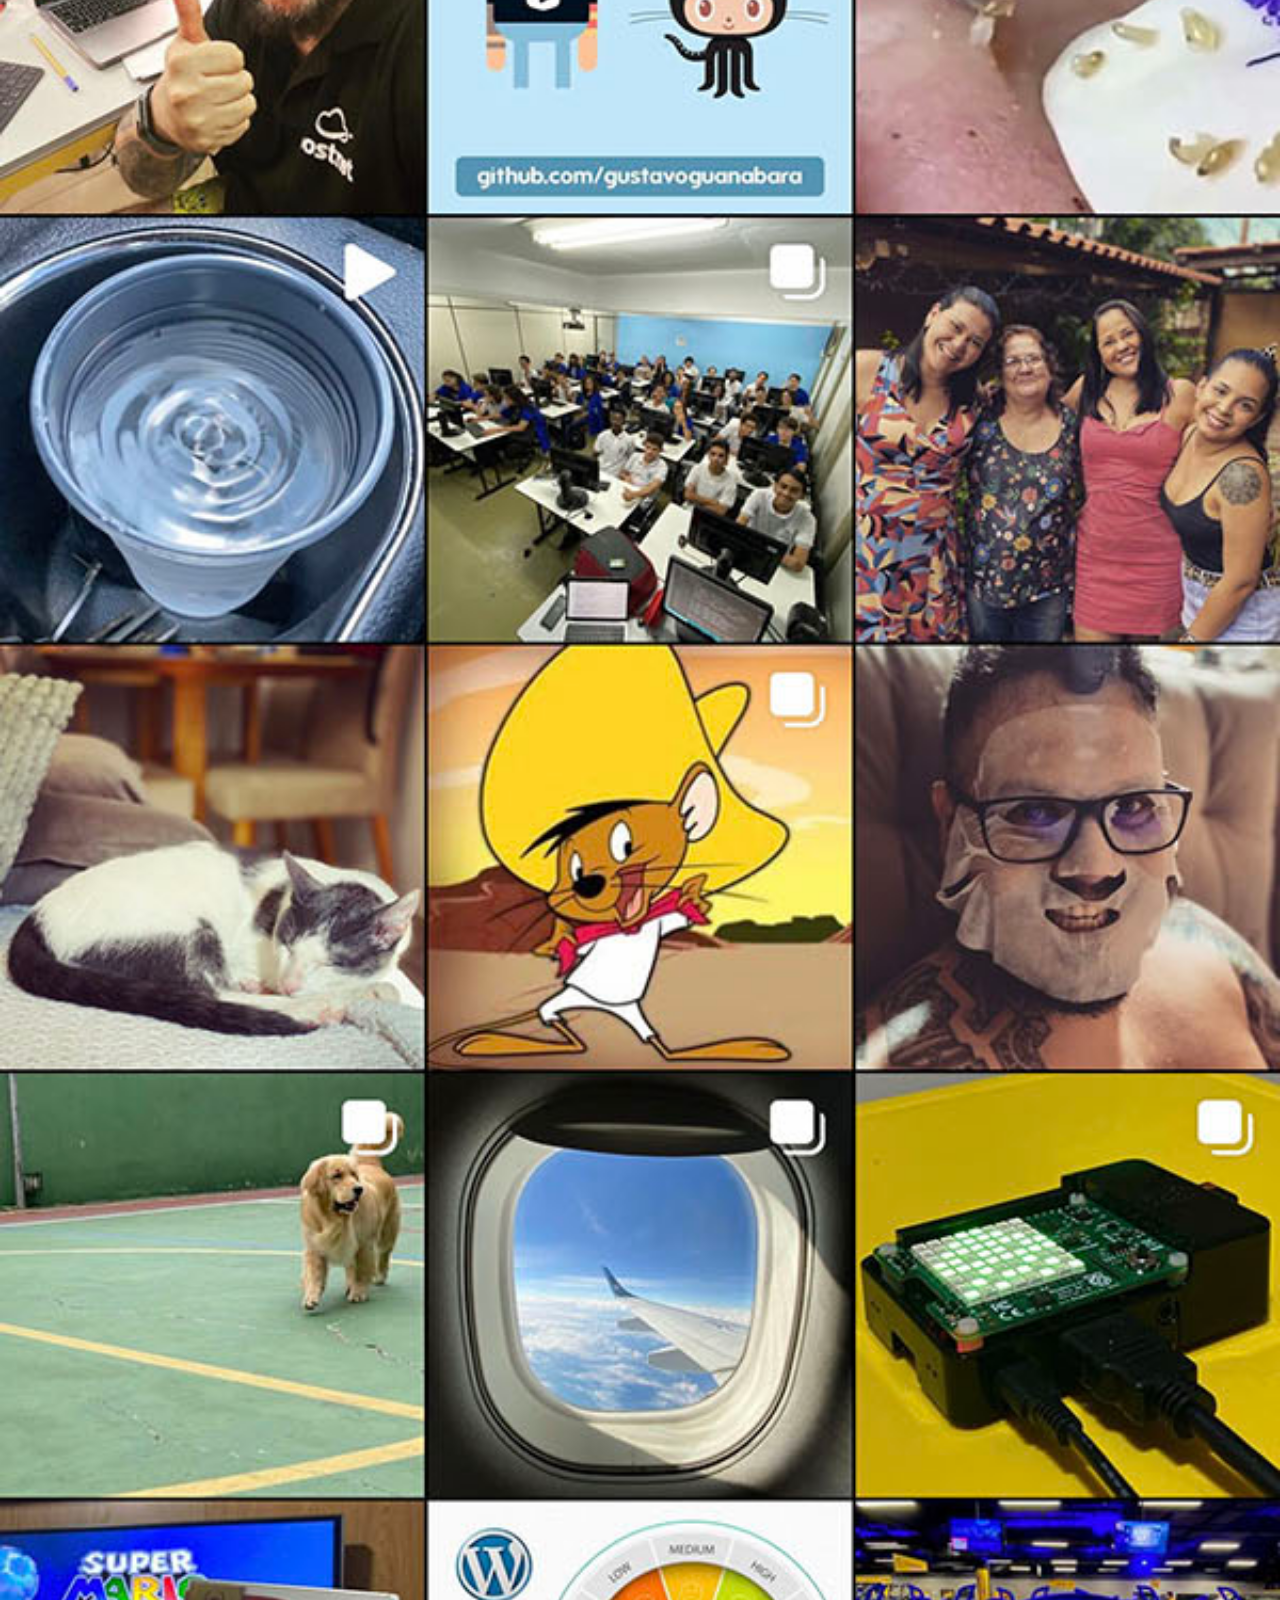
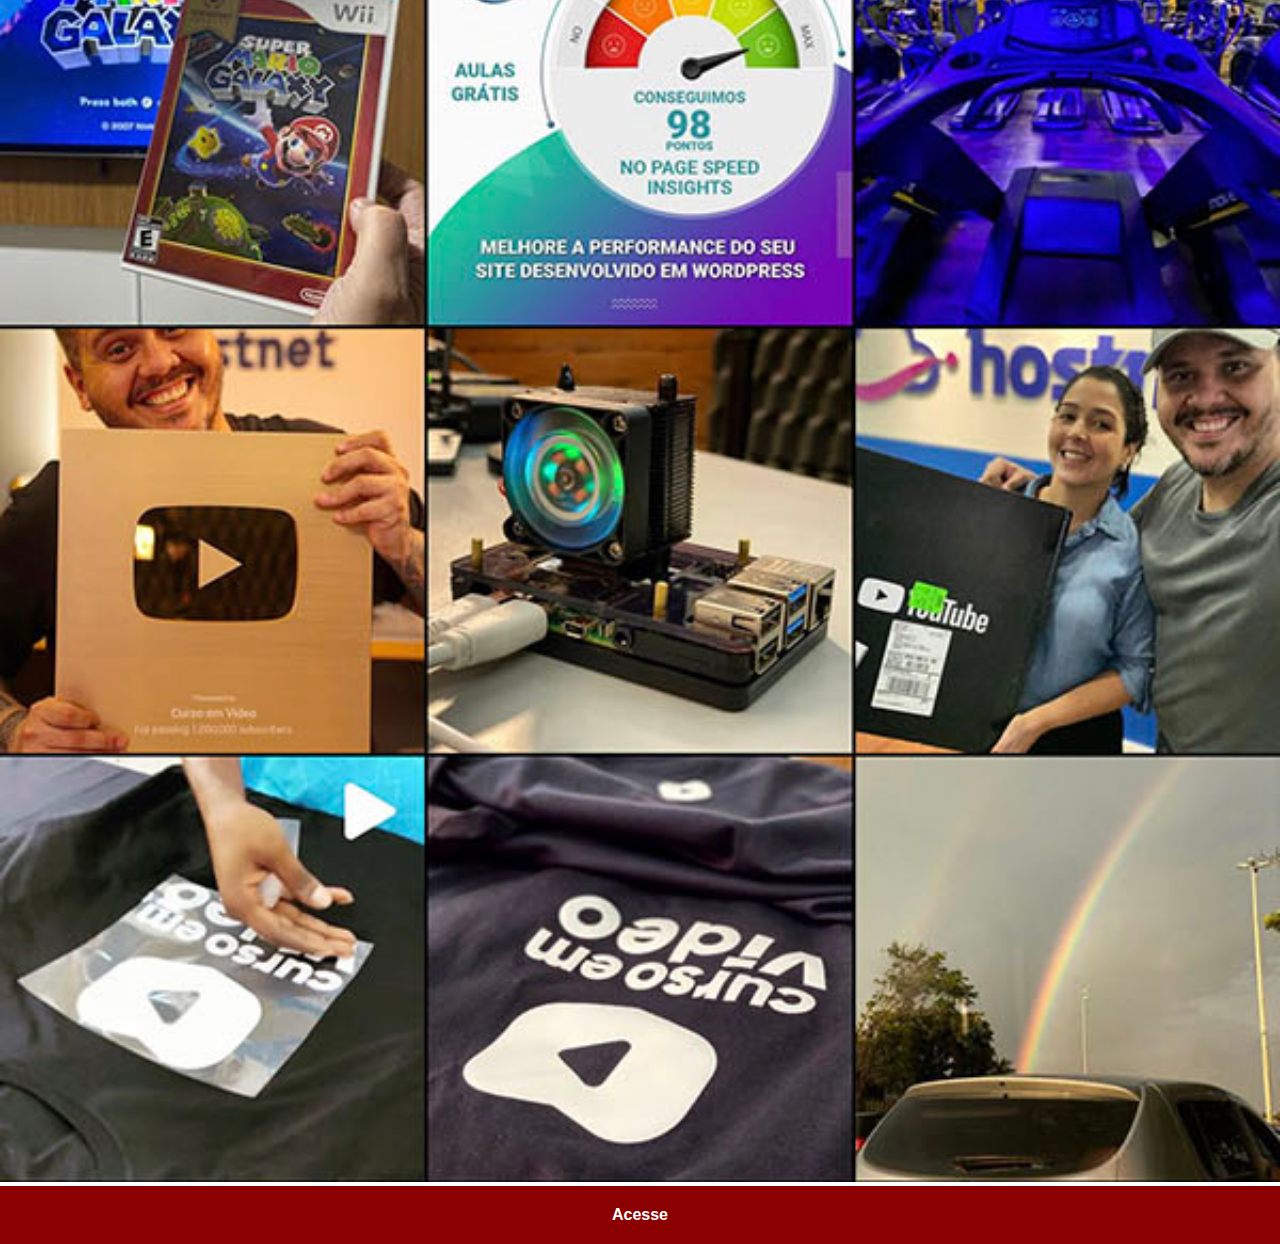
<file: instagram.html>
<!DOCTYPE html>
<html lang="en">
<head>
    <meta charset="UTF-8">
    <meta name="viewport" content="width=device-width, initial-scale=1.0">
    <link rel="stylesheet" href="estilos/social.css">
    <title>Instagram</title>
</head>
<body>
    <img src="imagens/tela-instagram.jpg" alt="tela">
    <a href="instagram.com" target="_blank">Acesse</a>
</body>
</html>
</file>
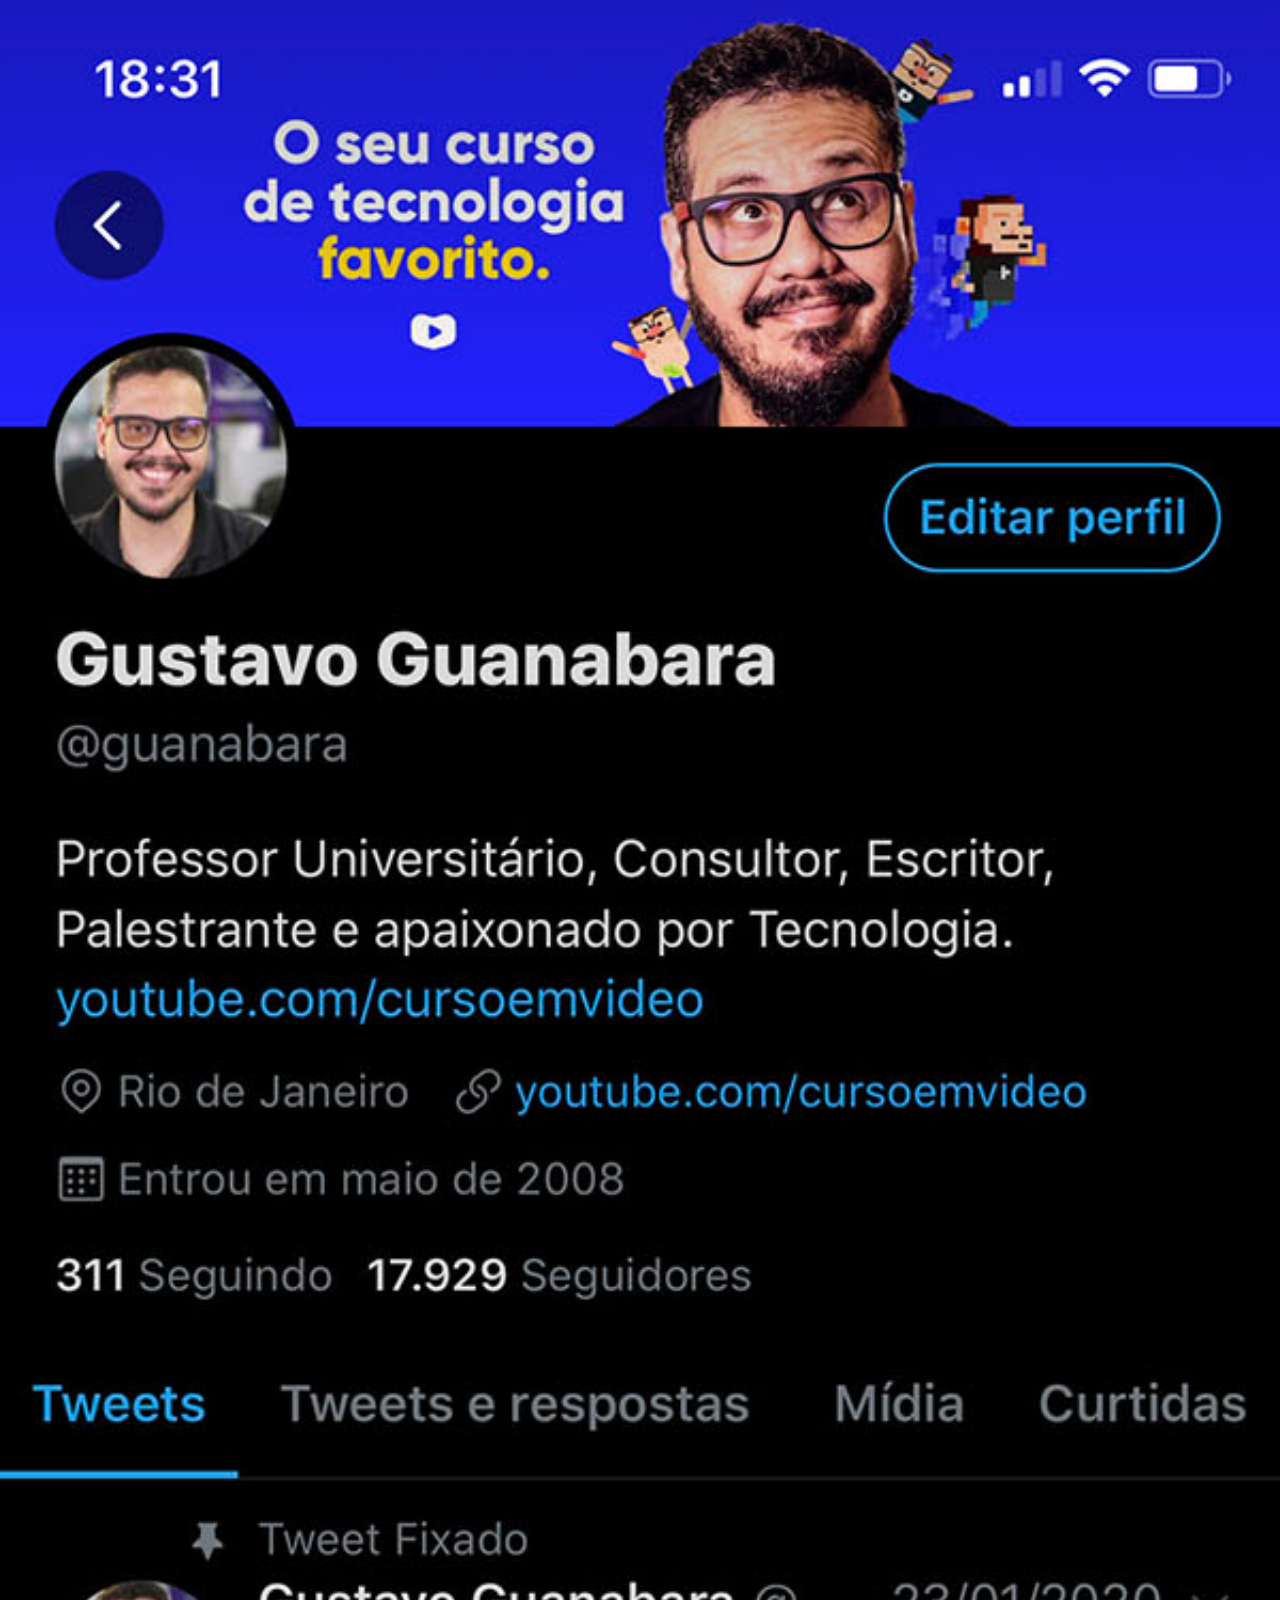
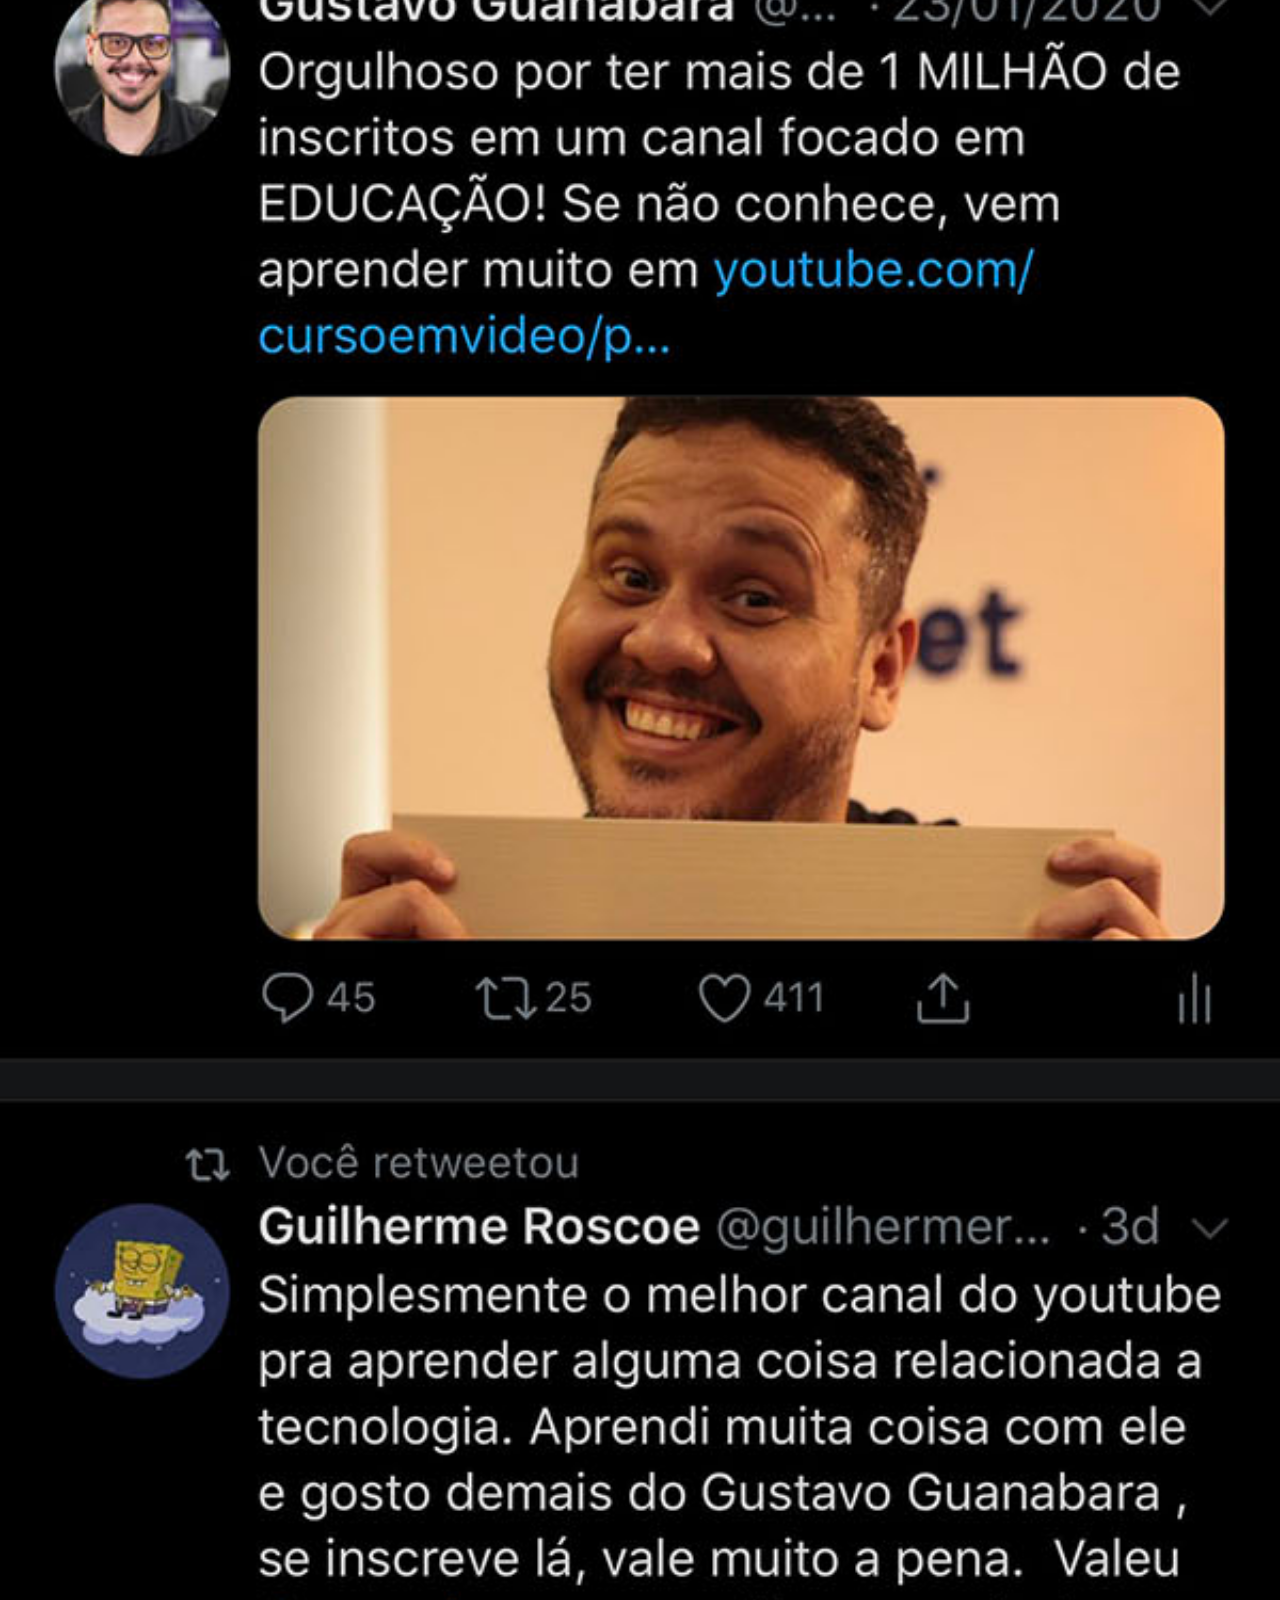
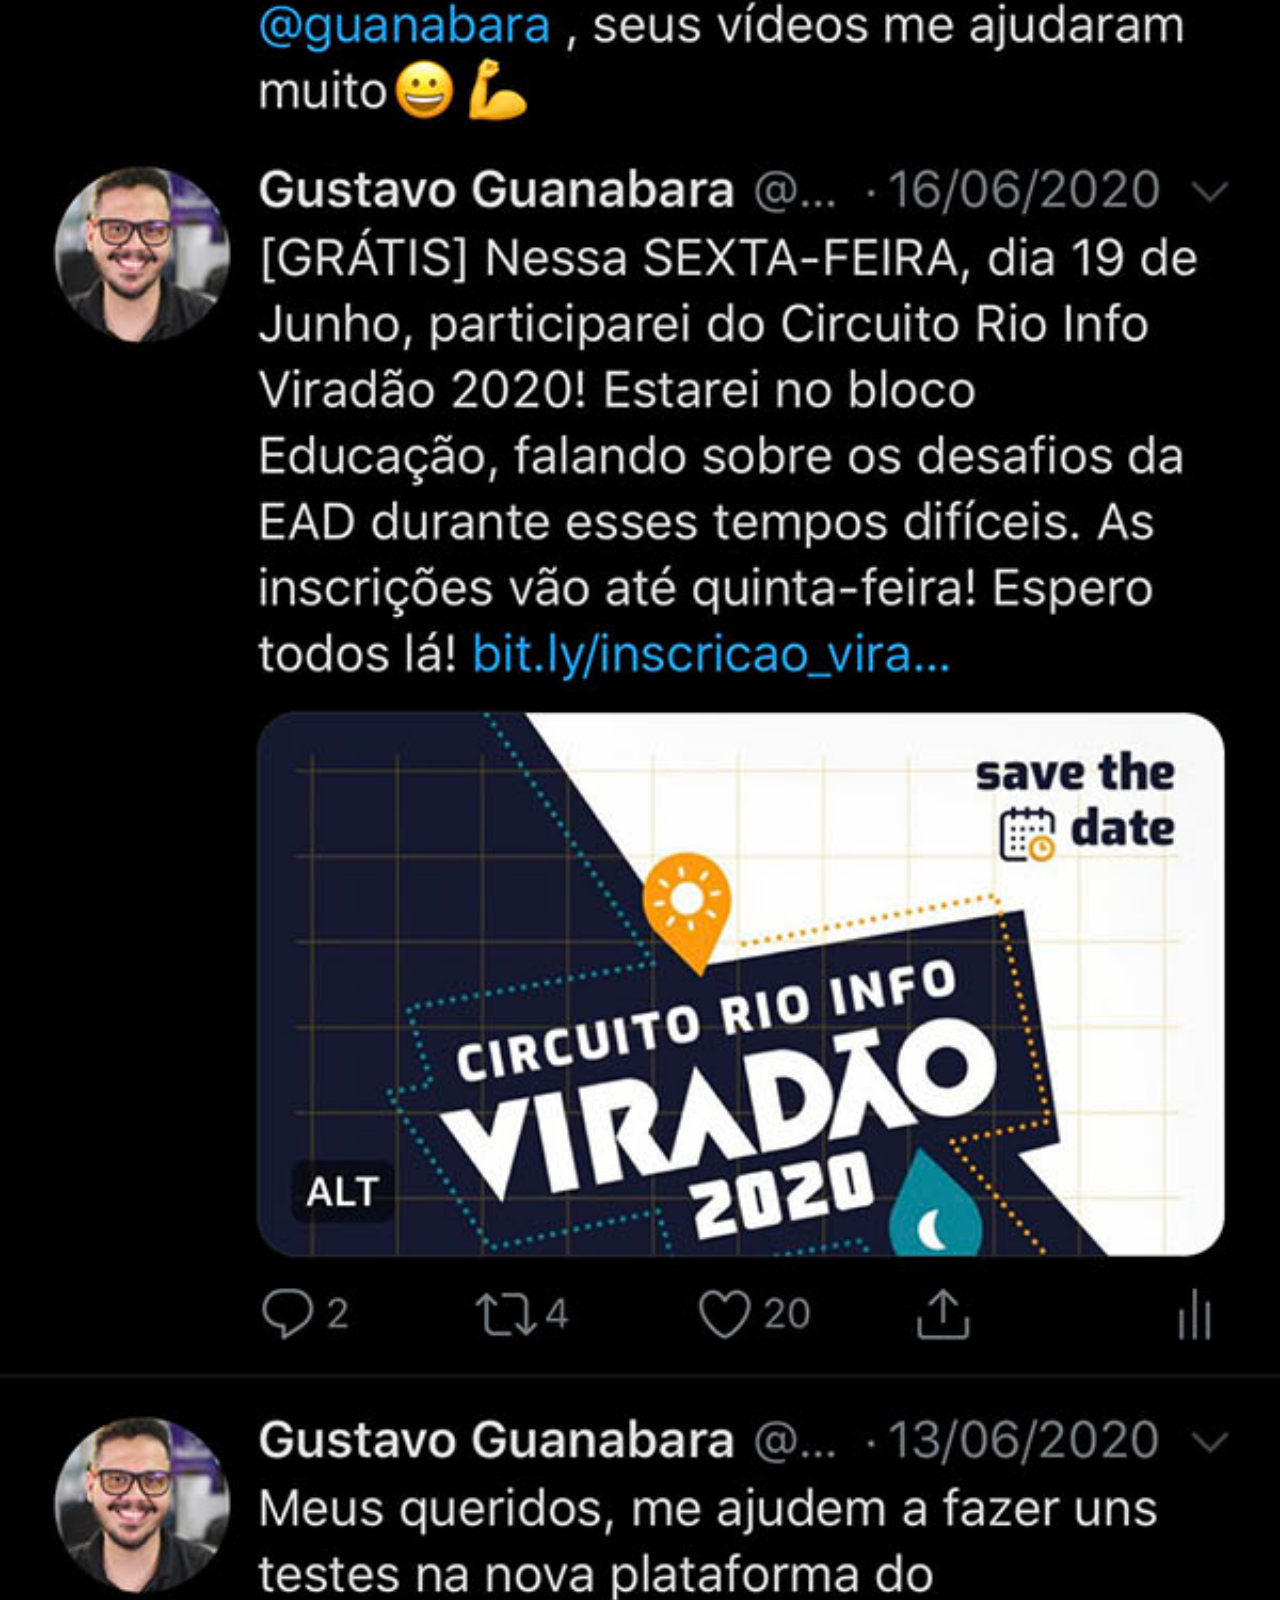
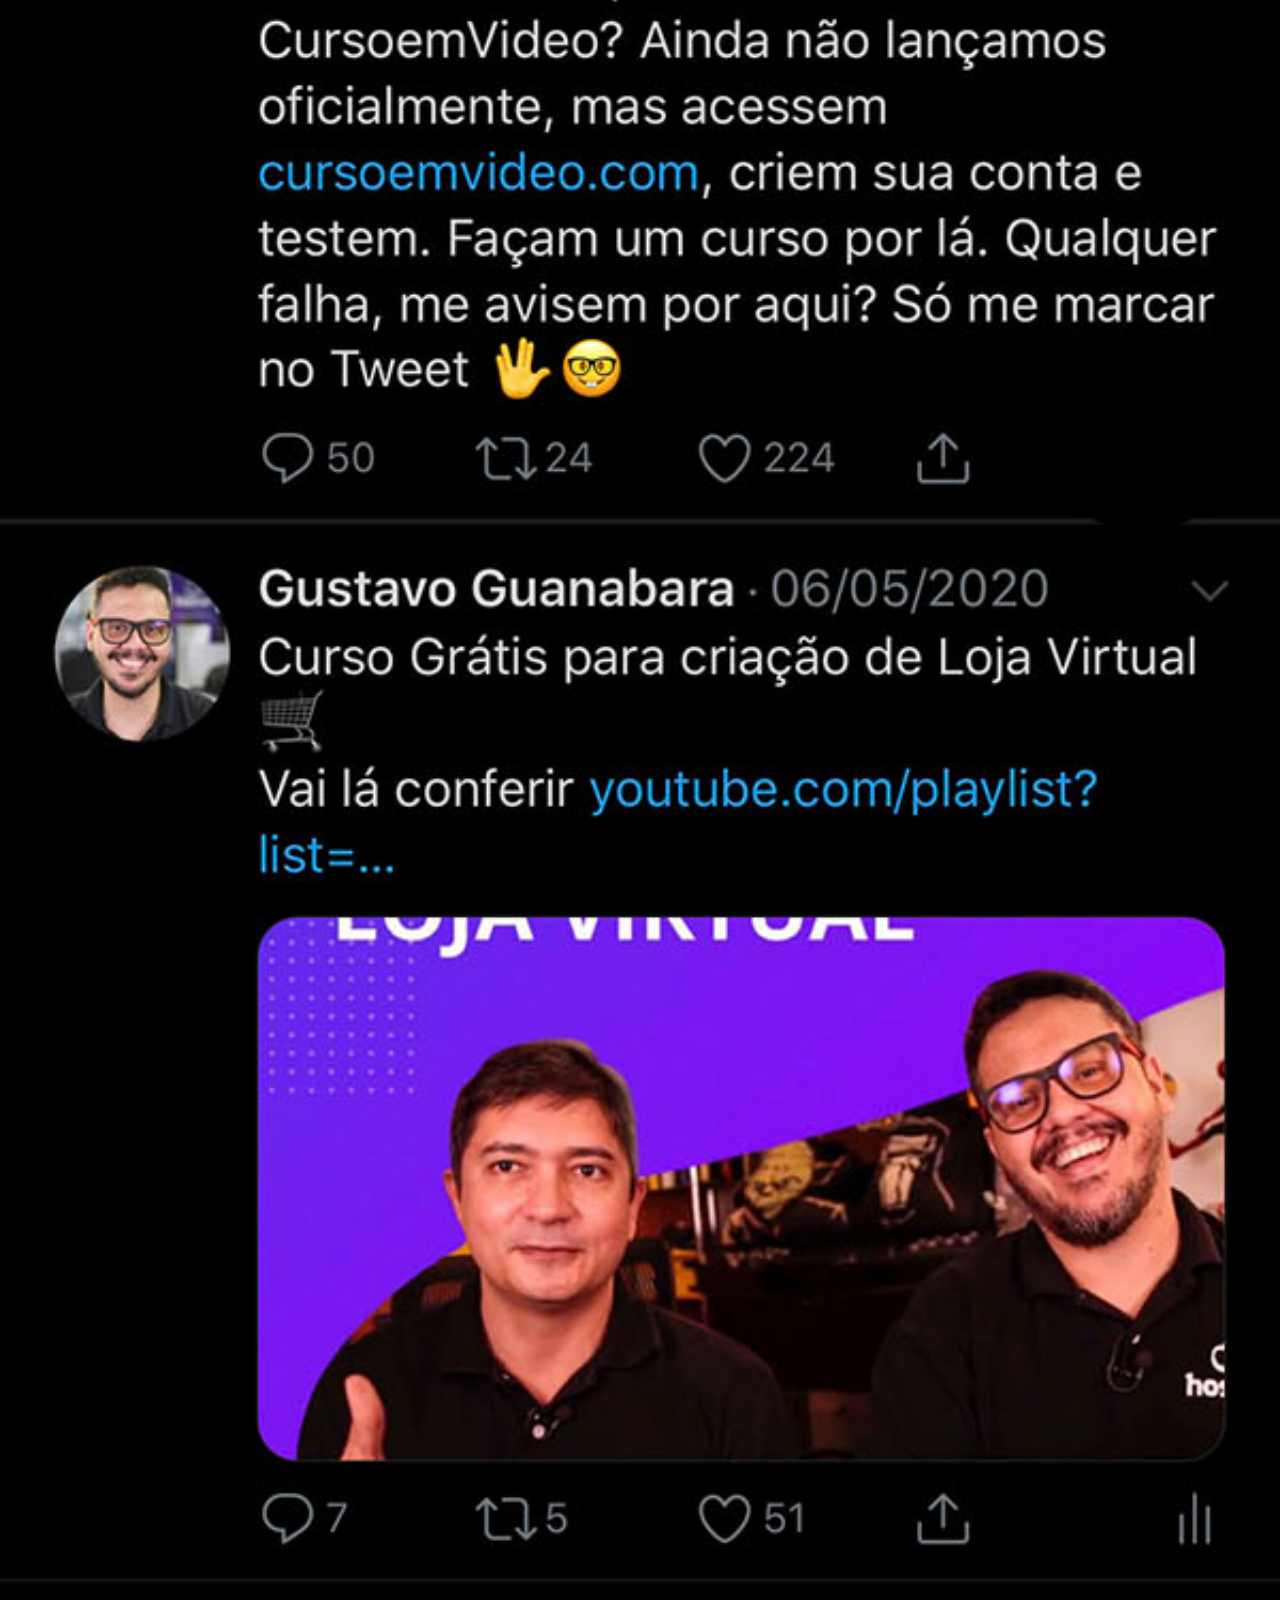
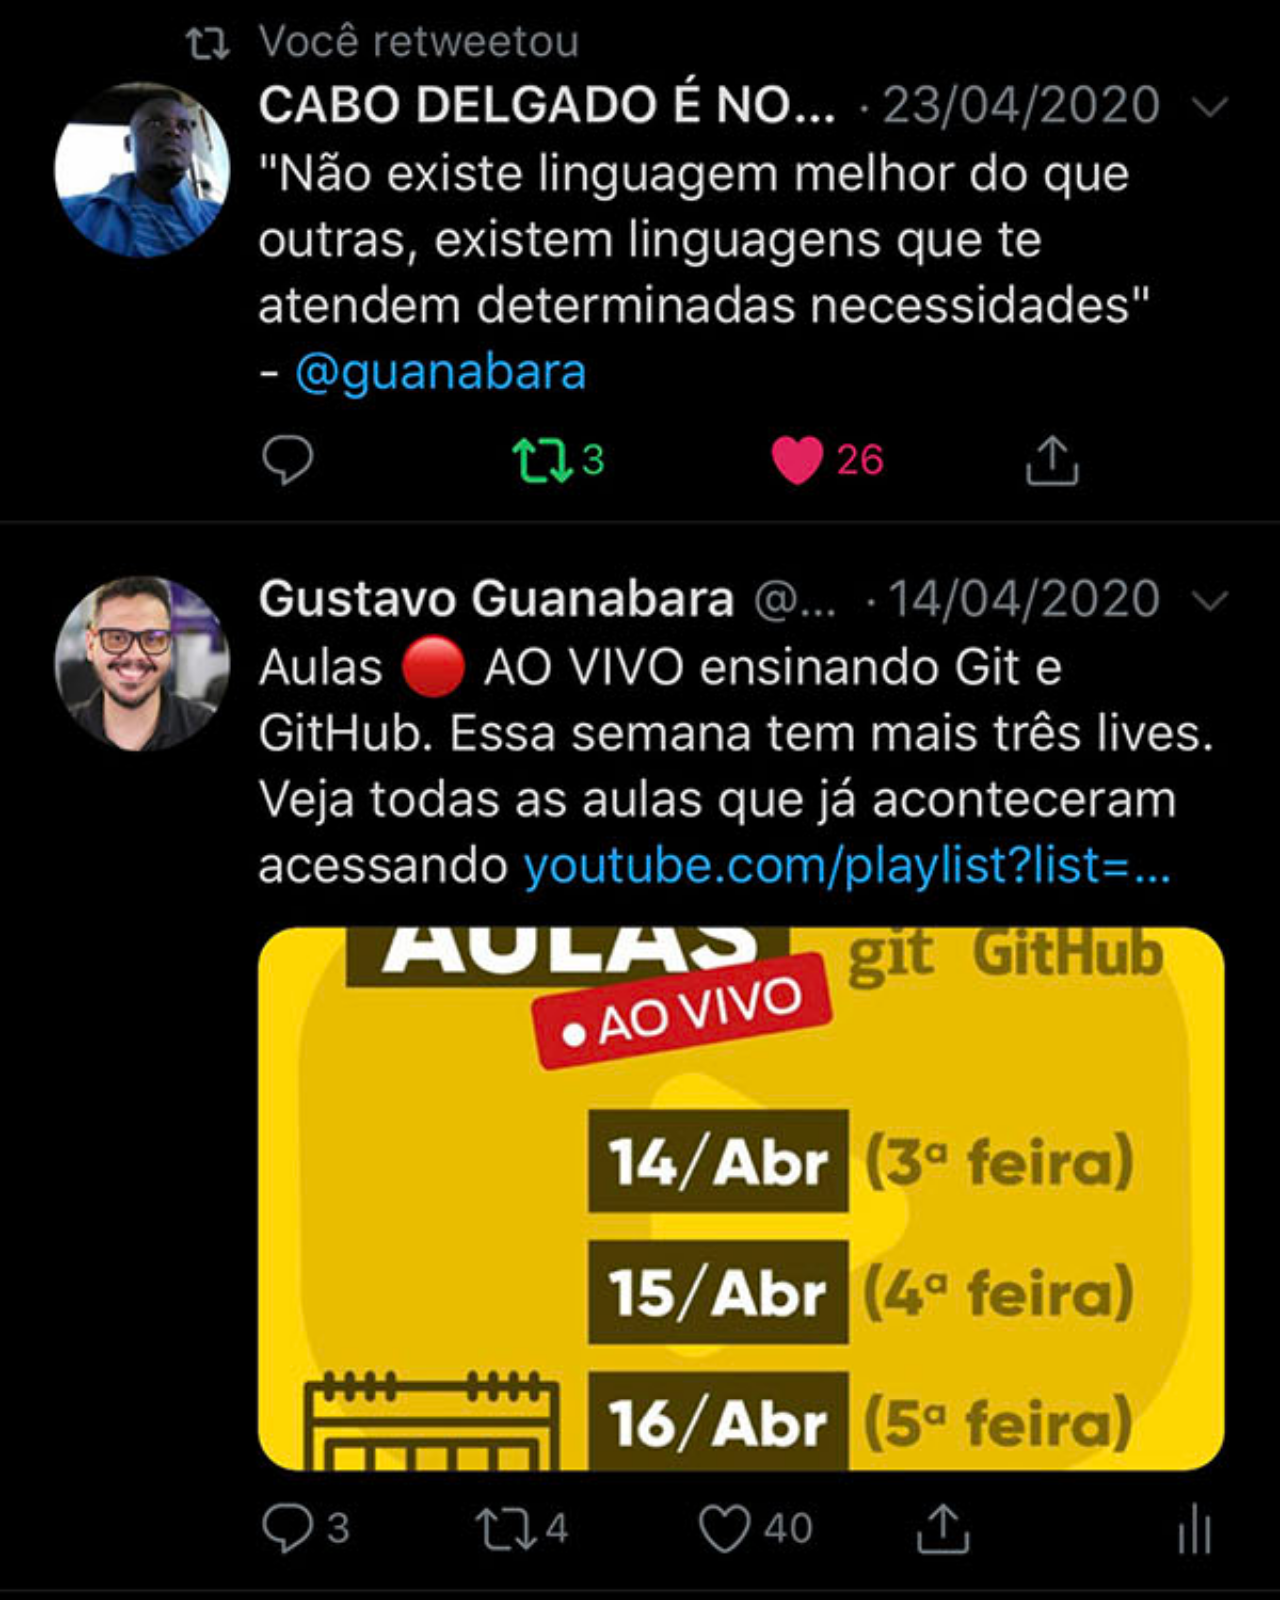
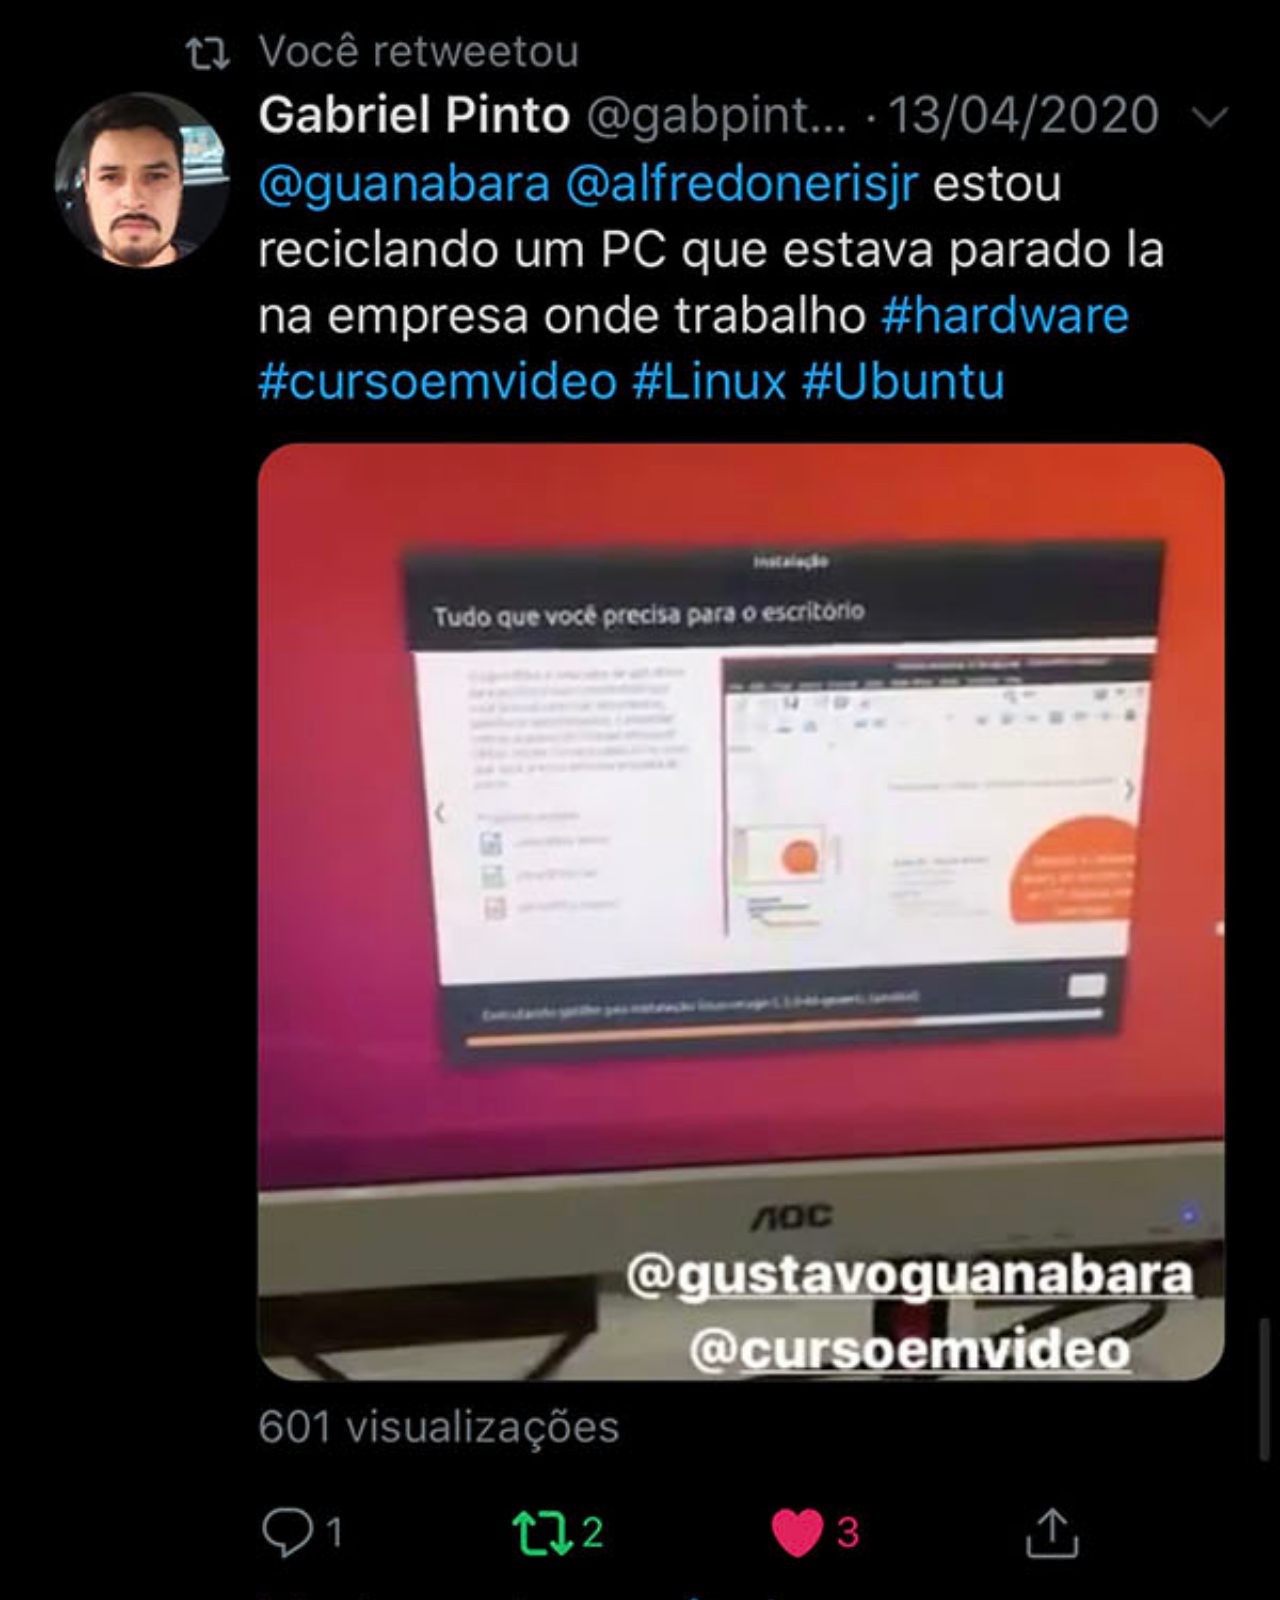
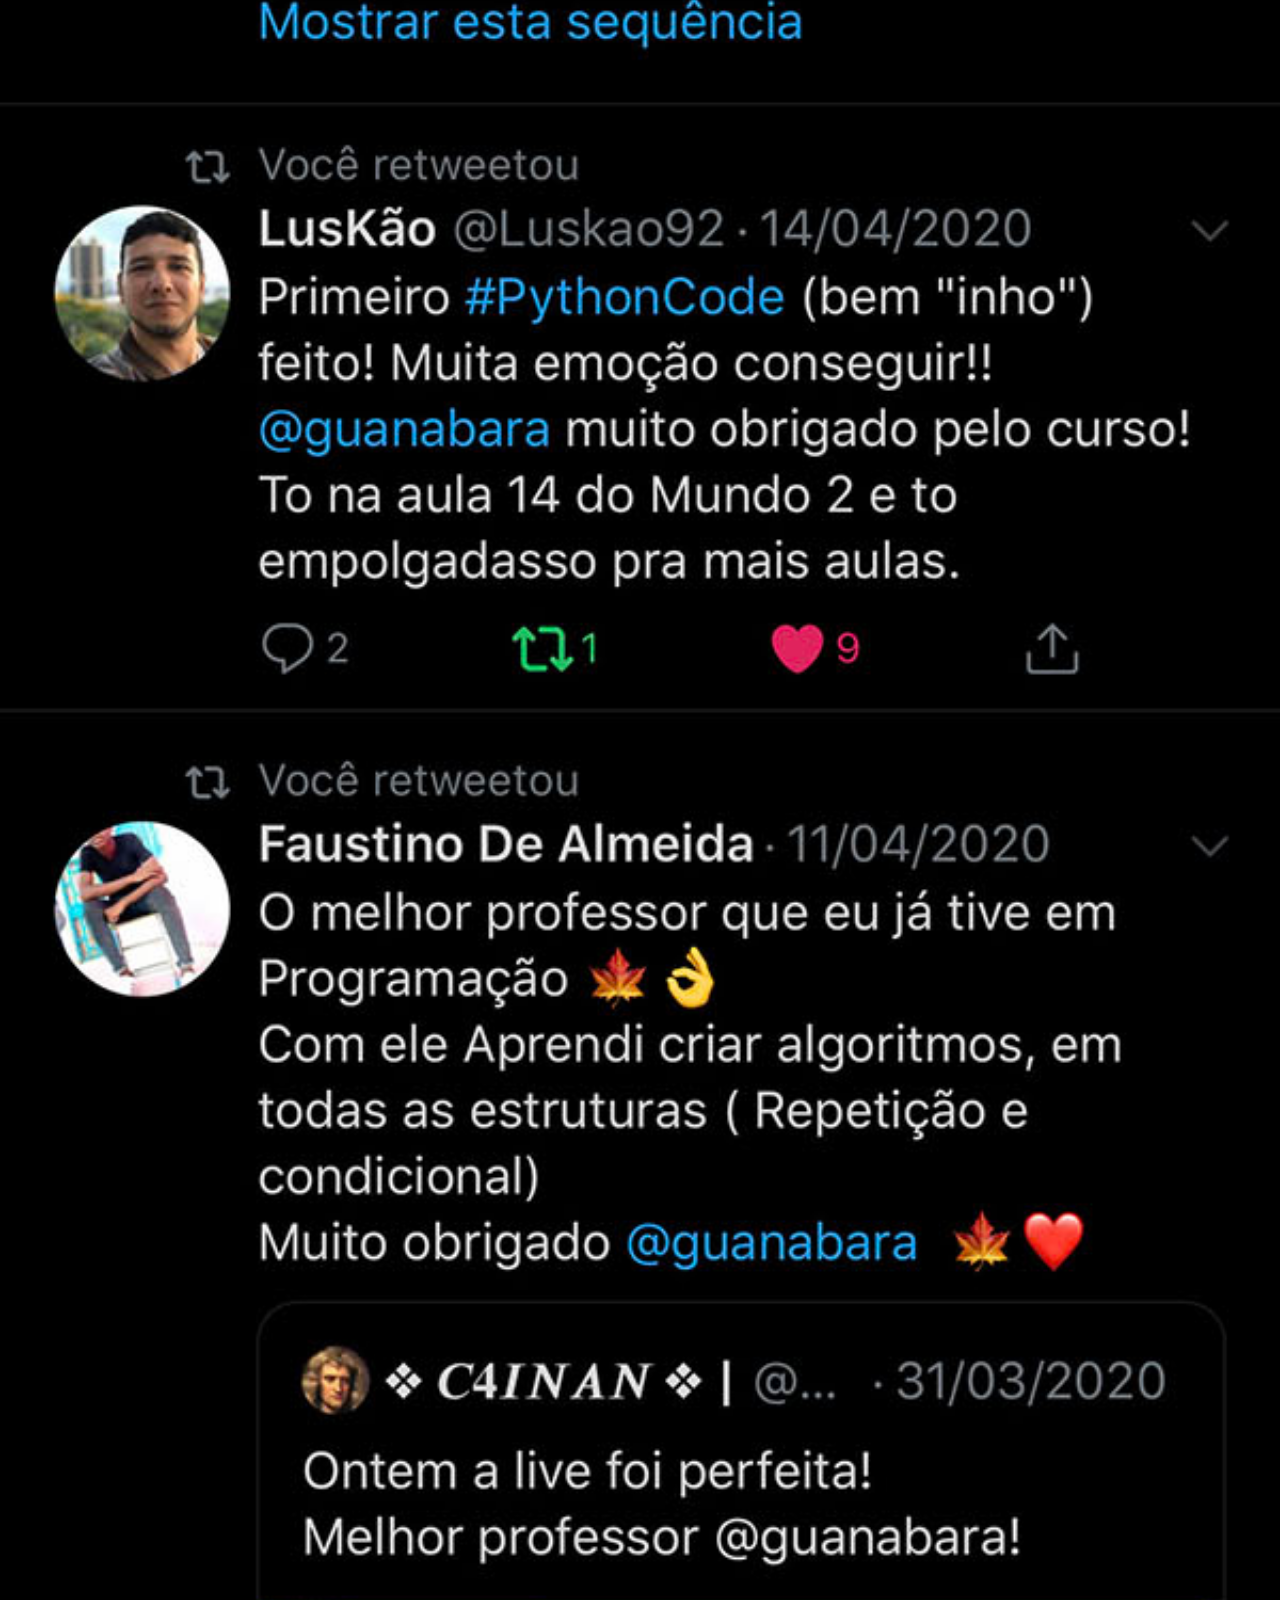
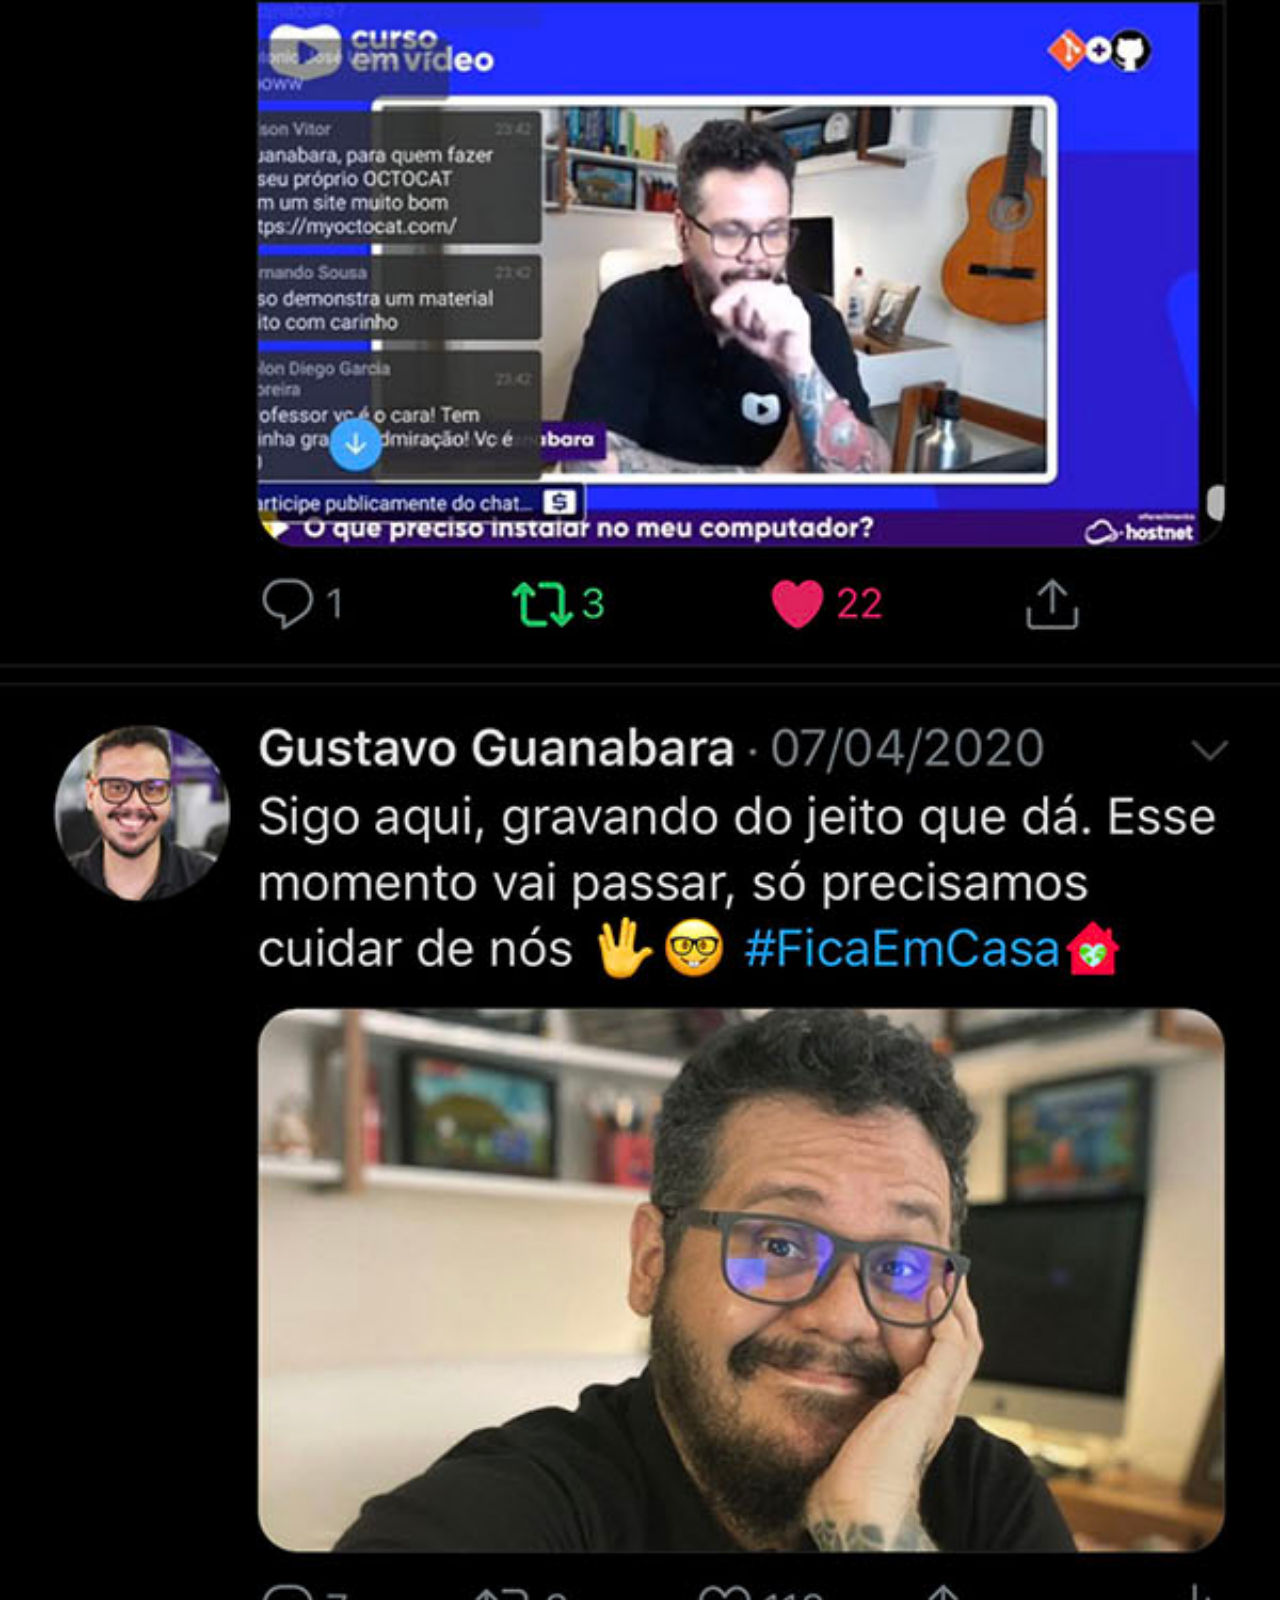
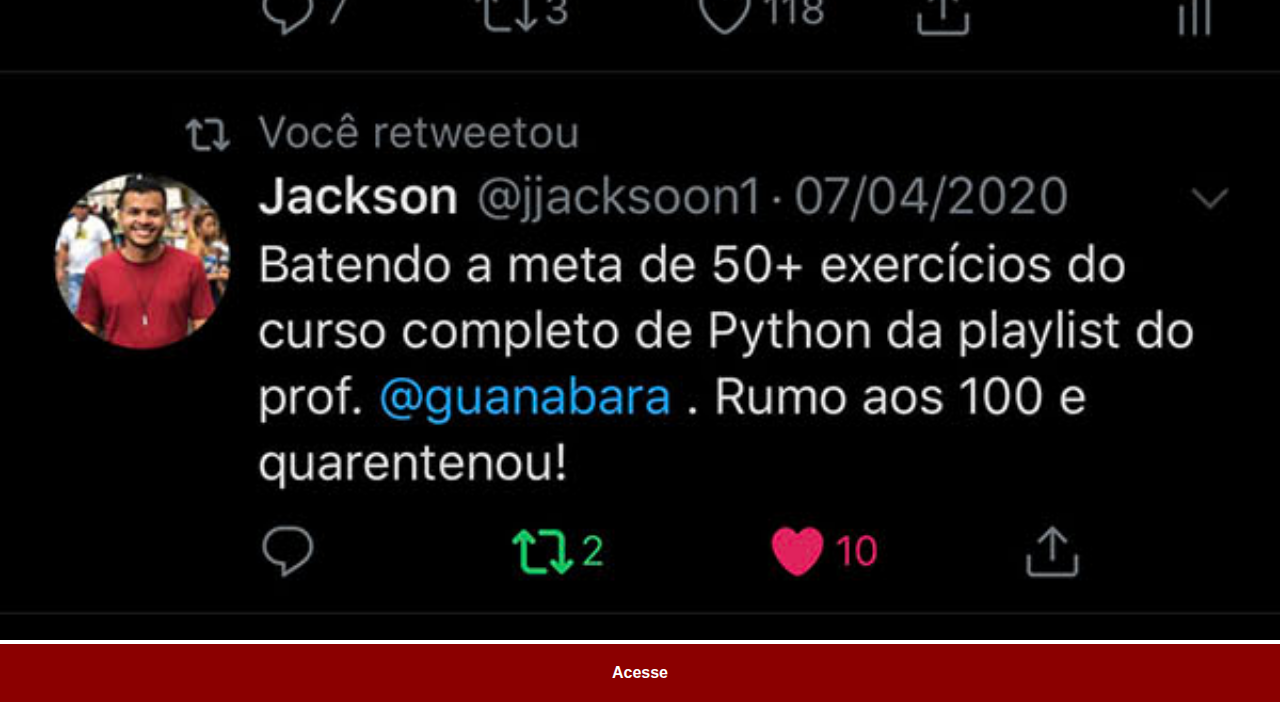
<file: twiter.html>
<!DOCTYPE html>
<html lang="pt-br">
<head>
    <meta charset="UTF-8">
    <meta name="viewport" content="width=device-width, initial-scale=1.0">
    <link rel="stylesheet" href="estilos/social.css">
    <title>twiter</title>
</head>
<body>
    <img src="imagens/tela-twitter.jpg" alt="tela">
    <a href="twiter.com" target="_blank">Acesse</a>
</body>
</html>
</file>
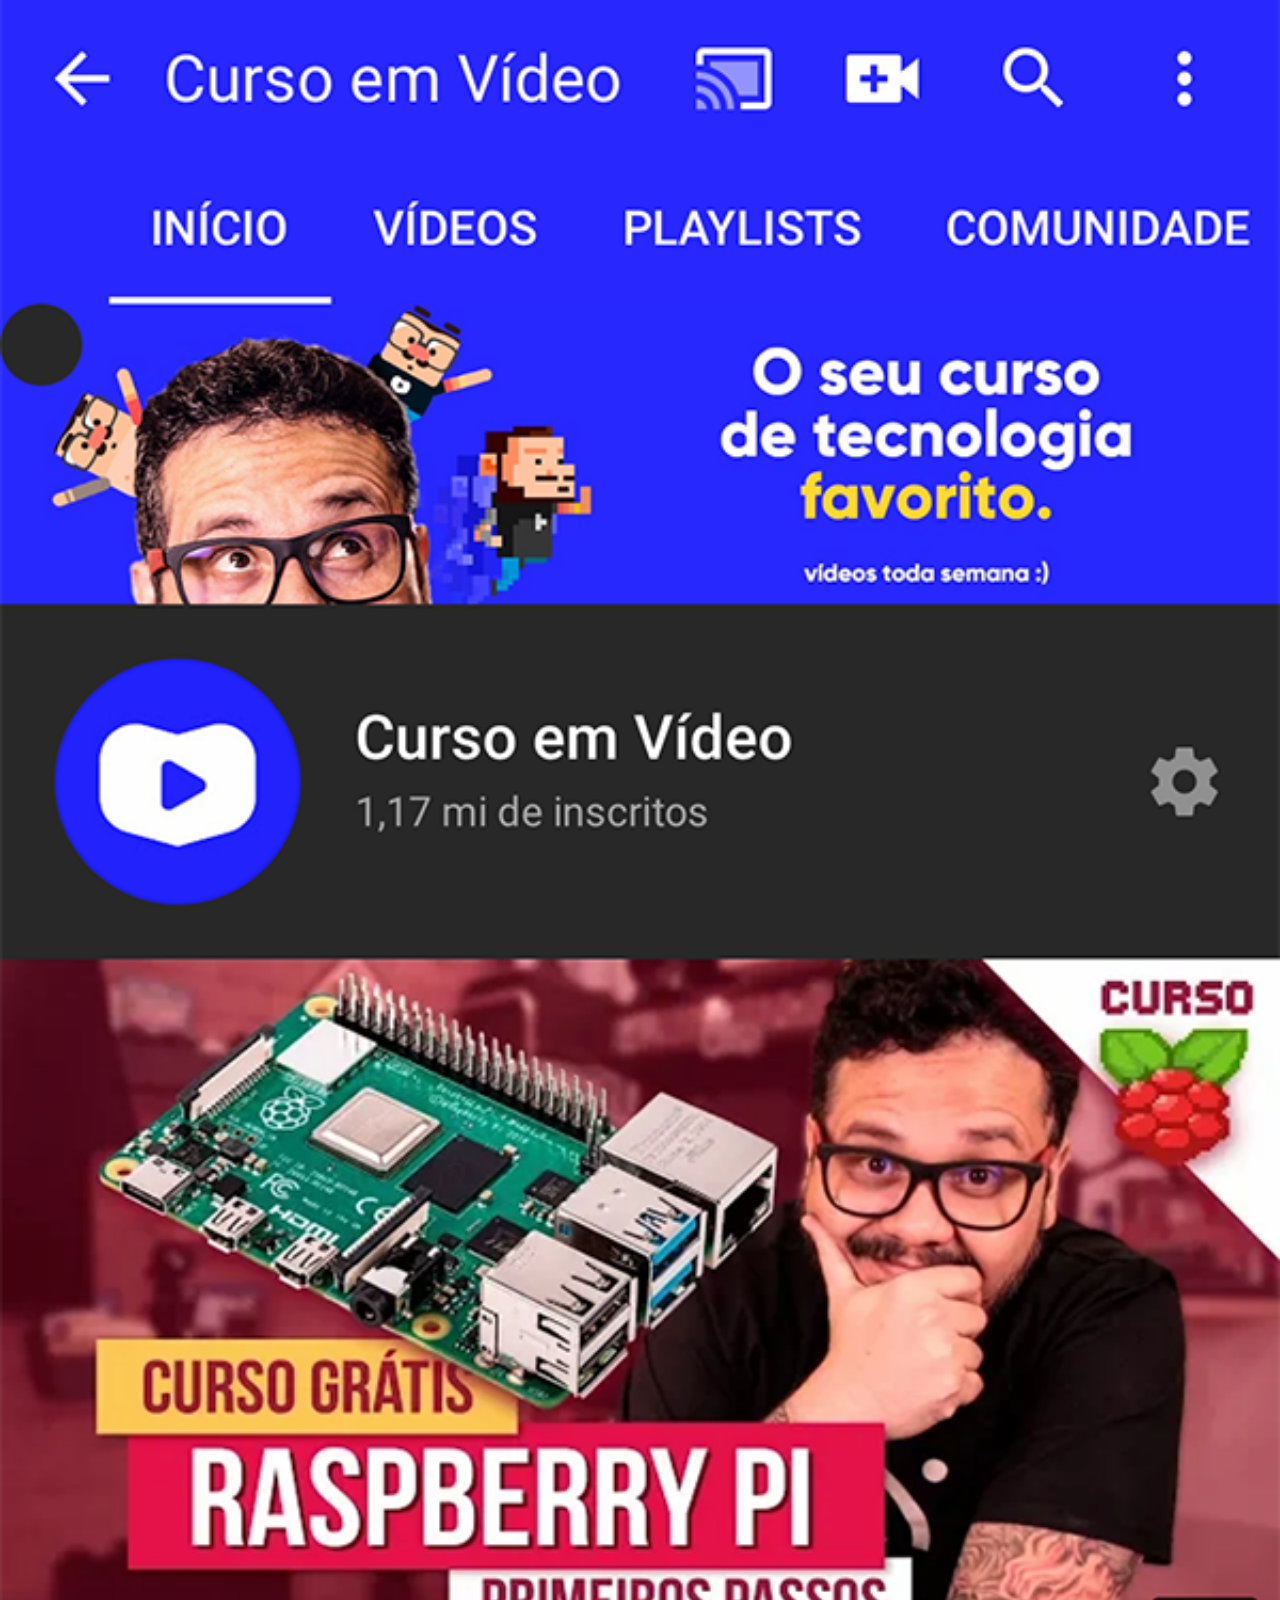
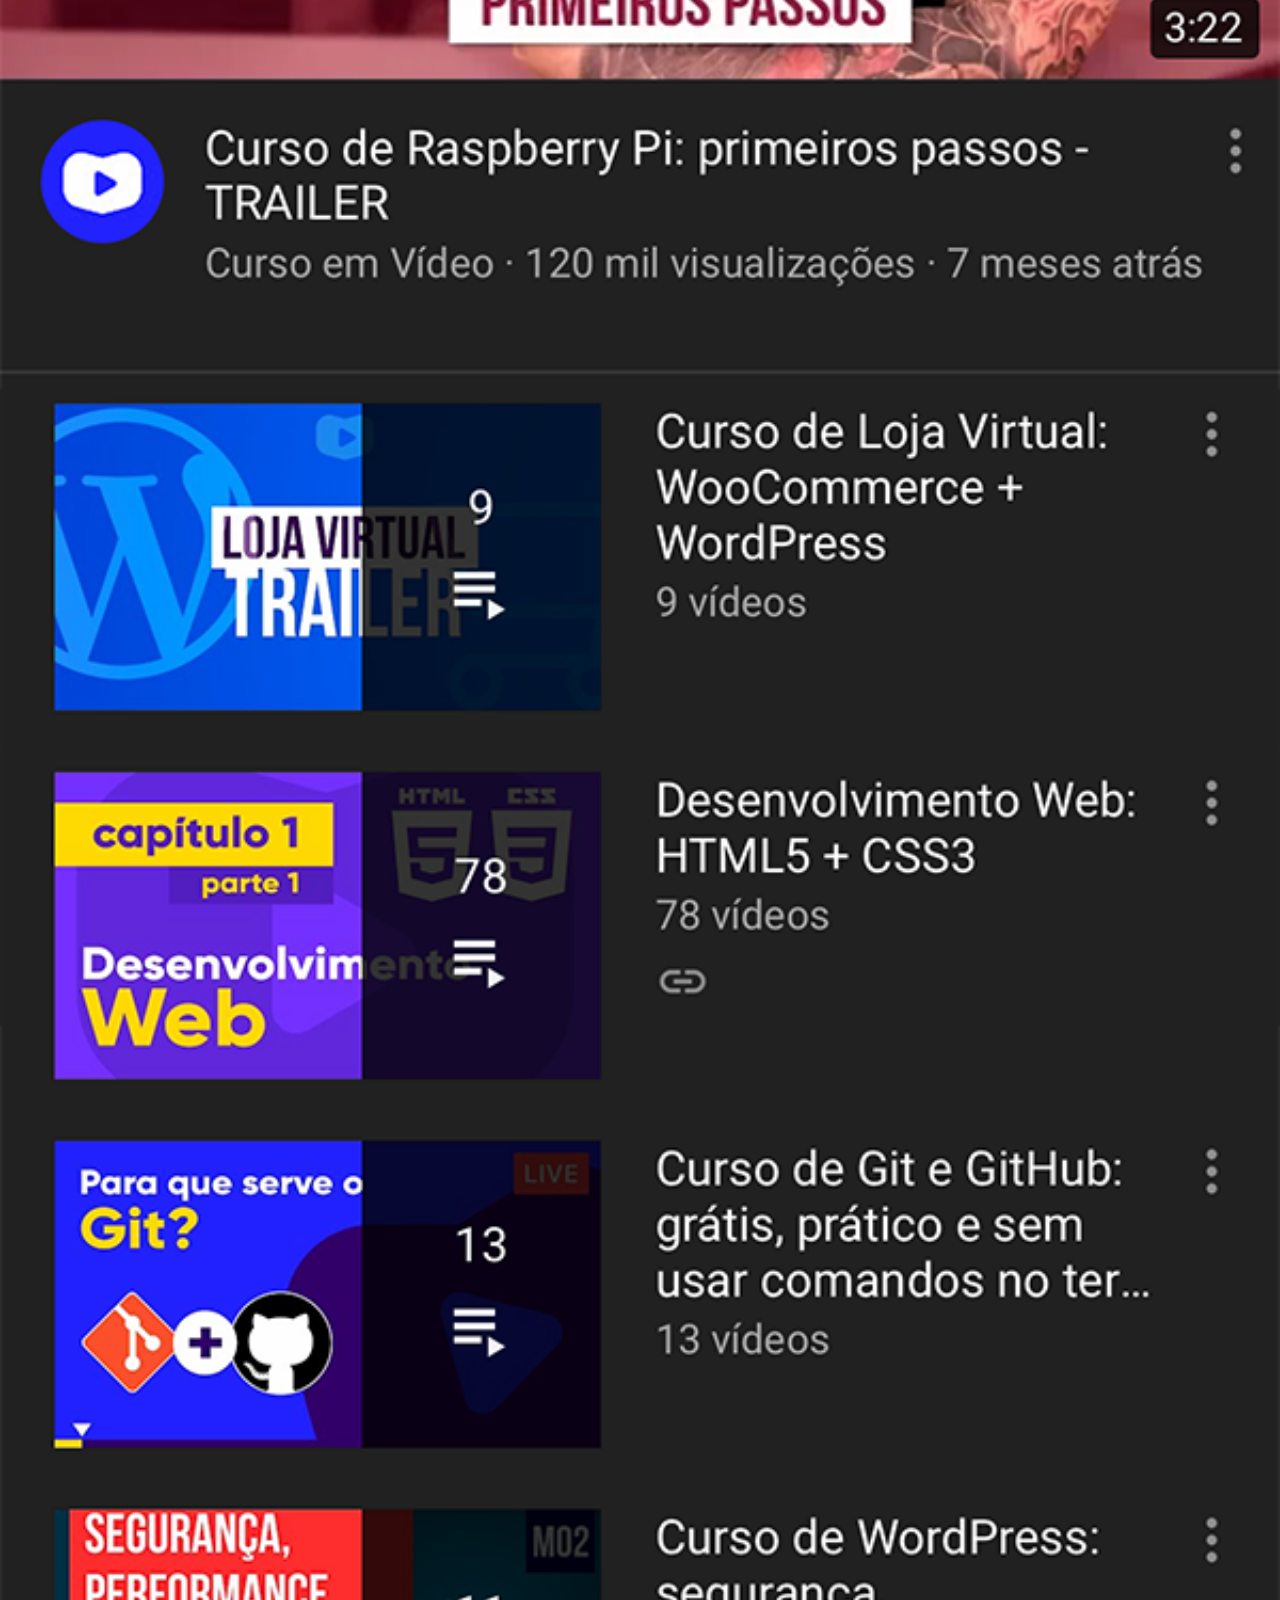
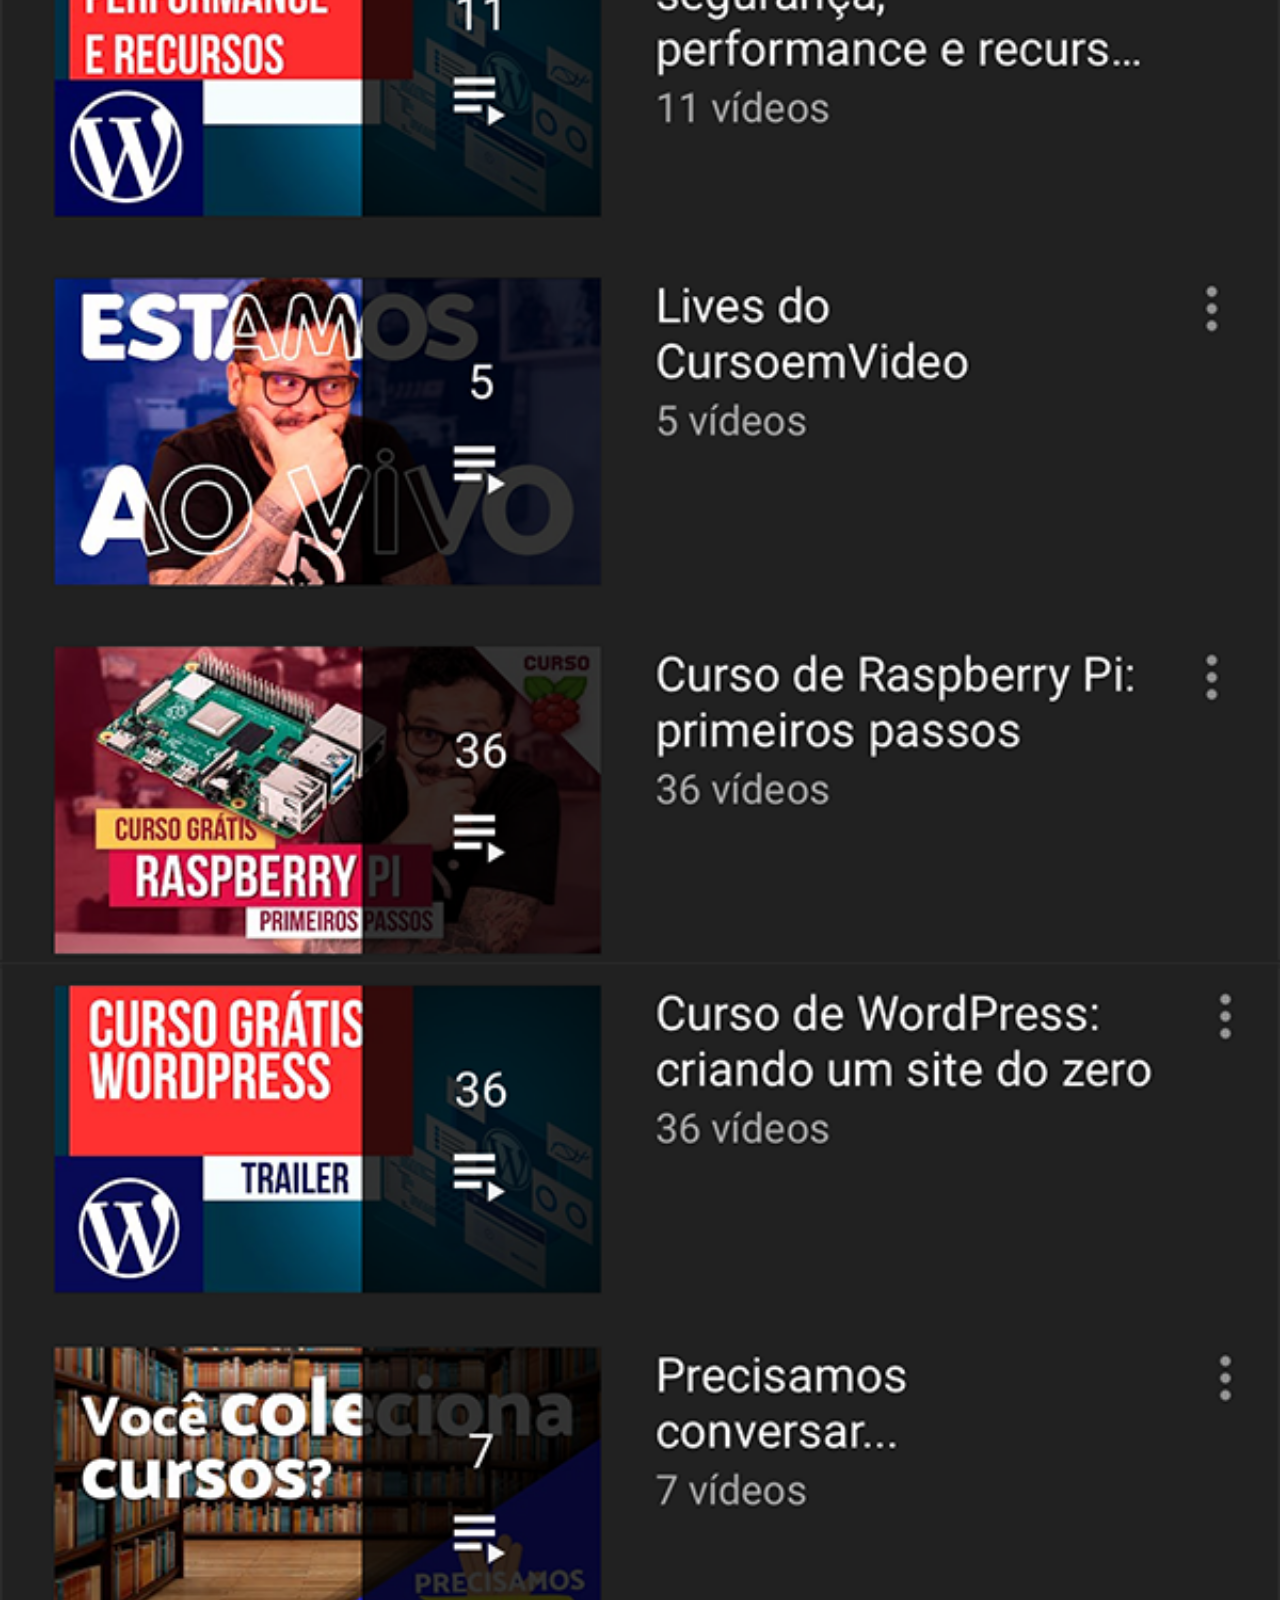
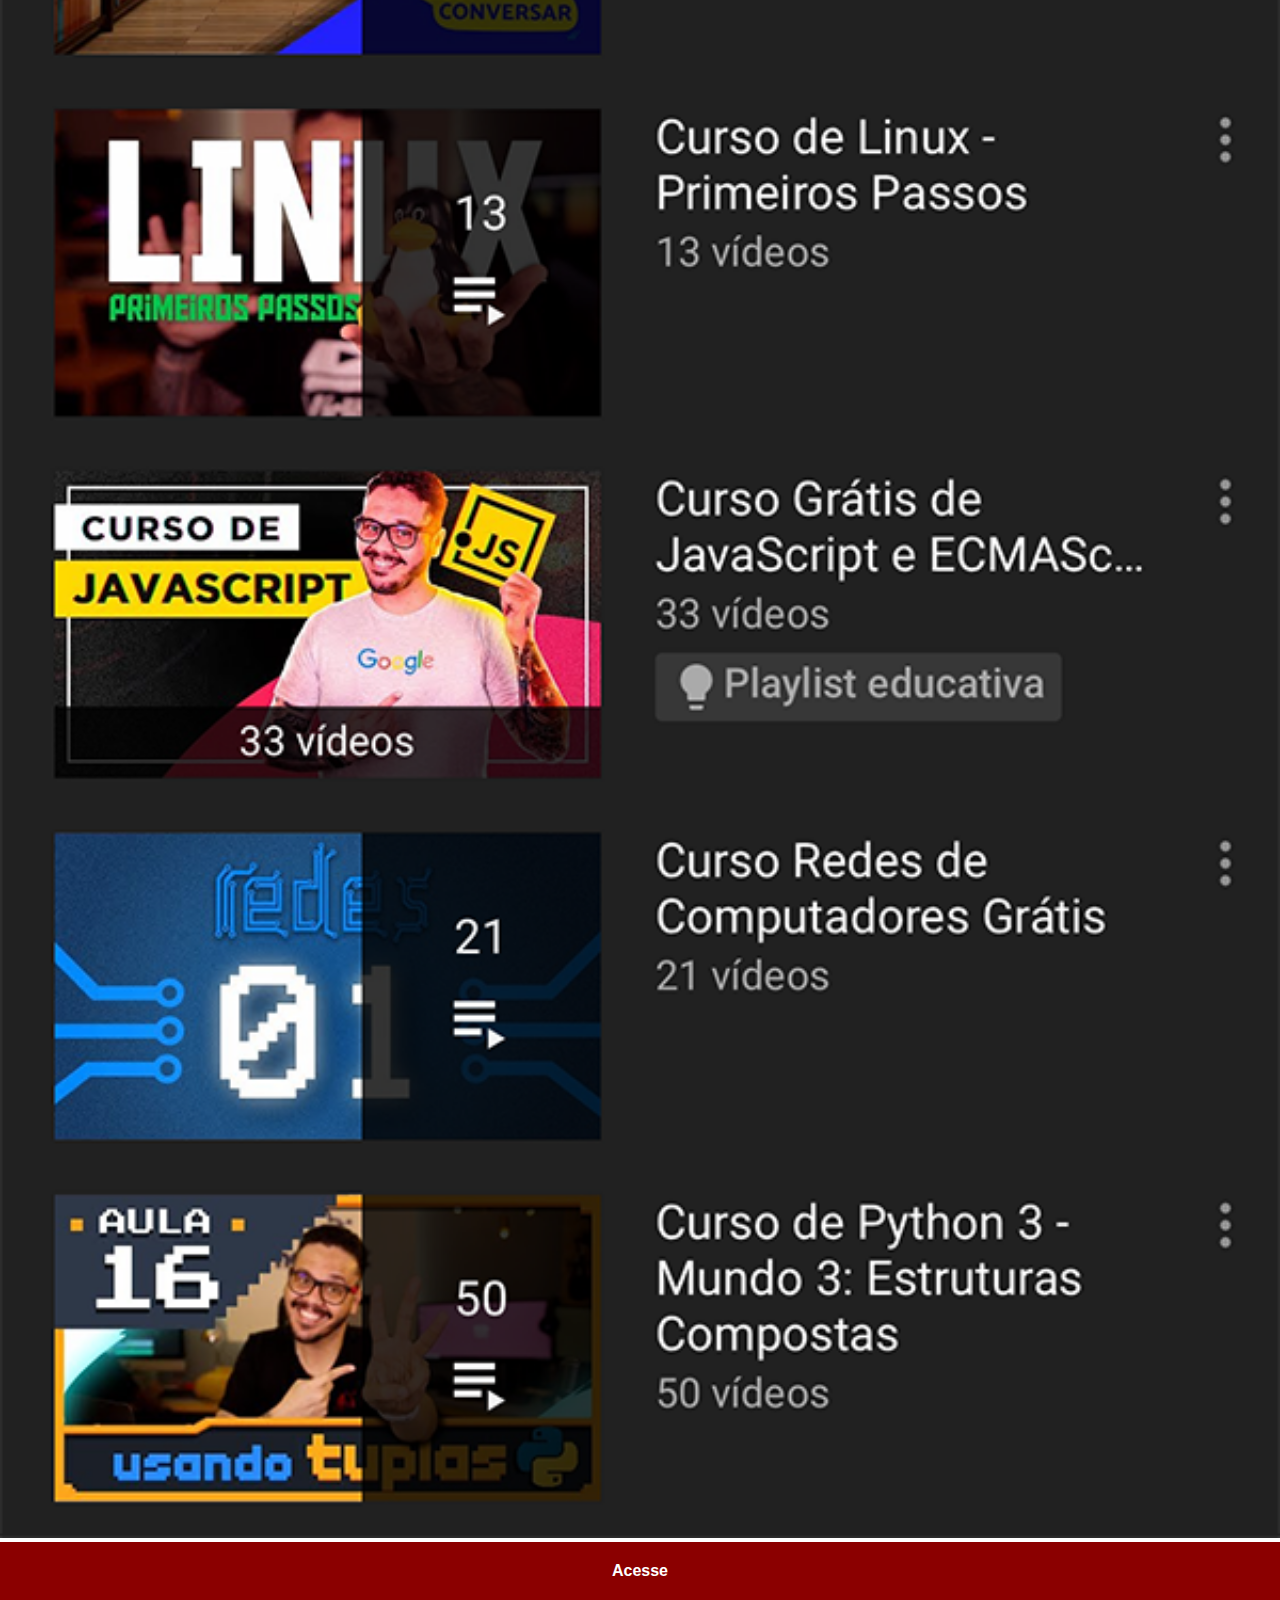
<file: youtube.html>
<!DOCTYPE html>
<html lang="en">
<head>
    <meta charset="UTF-8">
    <meta name="viewport" content="width=device-width, initial-scale=1.0">
    <title>youyube</title>
    <link rel="stylesheet" href="estilos/social.css">
</head>
<body>
    <img src="imagens/tela-youtube.png" alt="tela">
    <a href="youtube.com" target="_blank">Acesse</a>
</body>
</html>
</file>
<file: estilos/style.css>
*{
    margin: 0;
    padding: 0;
    box-sizing: border-box;
    font-family: Arial, Helvetica, sans-serif;
}

body, html{
    height: 100vh;
    width: 100vw;
    background-color: black;
    background-image: url(../imagens/fundo-madeira.jpg);
    background-position: top center;
    background-size: cover;
    background-repeat: no-repeat;
    background-attachment: fixed    ;
}

main{
    height: 100vh;
    position: relative;     
}

#telefone{
    background-image: url(../imagens/frame-iphone.png);
    background-repeat: no-repeat;
    background-position: center center;
    background-size: cover;
    width: 311px;
    height: 627px;
    position: absolute;
    top: 50%;
    left: 50%;
    transform: translate( -50%, -50%);
}

#tela{
    position: relative;
    top: 80px;
    left: 22px;
    width: 267px;
    height: 473px;
}

section#redes-sociais > a > img{
    width: 50px;
    height: 50px;
    border-radius: 50%;
    margin: 10px;
    cursor: pointer;
    box-shadow:  2px 2px  5px rgba(0, 0, 0, 0.397);
    transition: 0.8s;
}

#redes-sociais{
    display: flex;
    flex-direction: column;
    align-items: end;
    padding: 30px;
}

#redes-sociais > a >img:hover{
    transform: scale(1.1);
}
</file>
<file: estilos/social.css>
*{
    margin: 0;
    padding: 0;
    font-family: Arial, Helvetica, sans-serif;
}

 ::-webkit-scrollbar{
    width: 0;
    height: 0;
}

img{
    width: 100vw;
}

a{
    display: block;
    background-color: darkred;
    padding: 20px;
    text-align: center;
    text-decoration: none;
    color: white;
    font-weight: bold;
}

a:hover{
    background-color: red;
}
</file>
